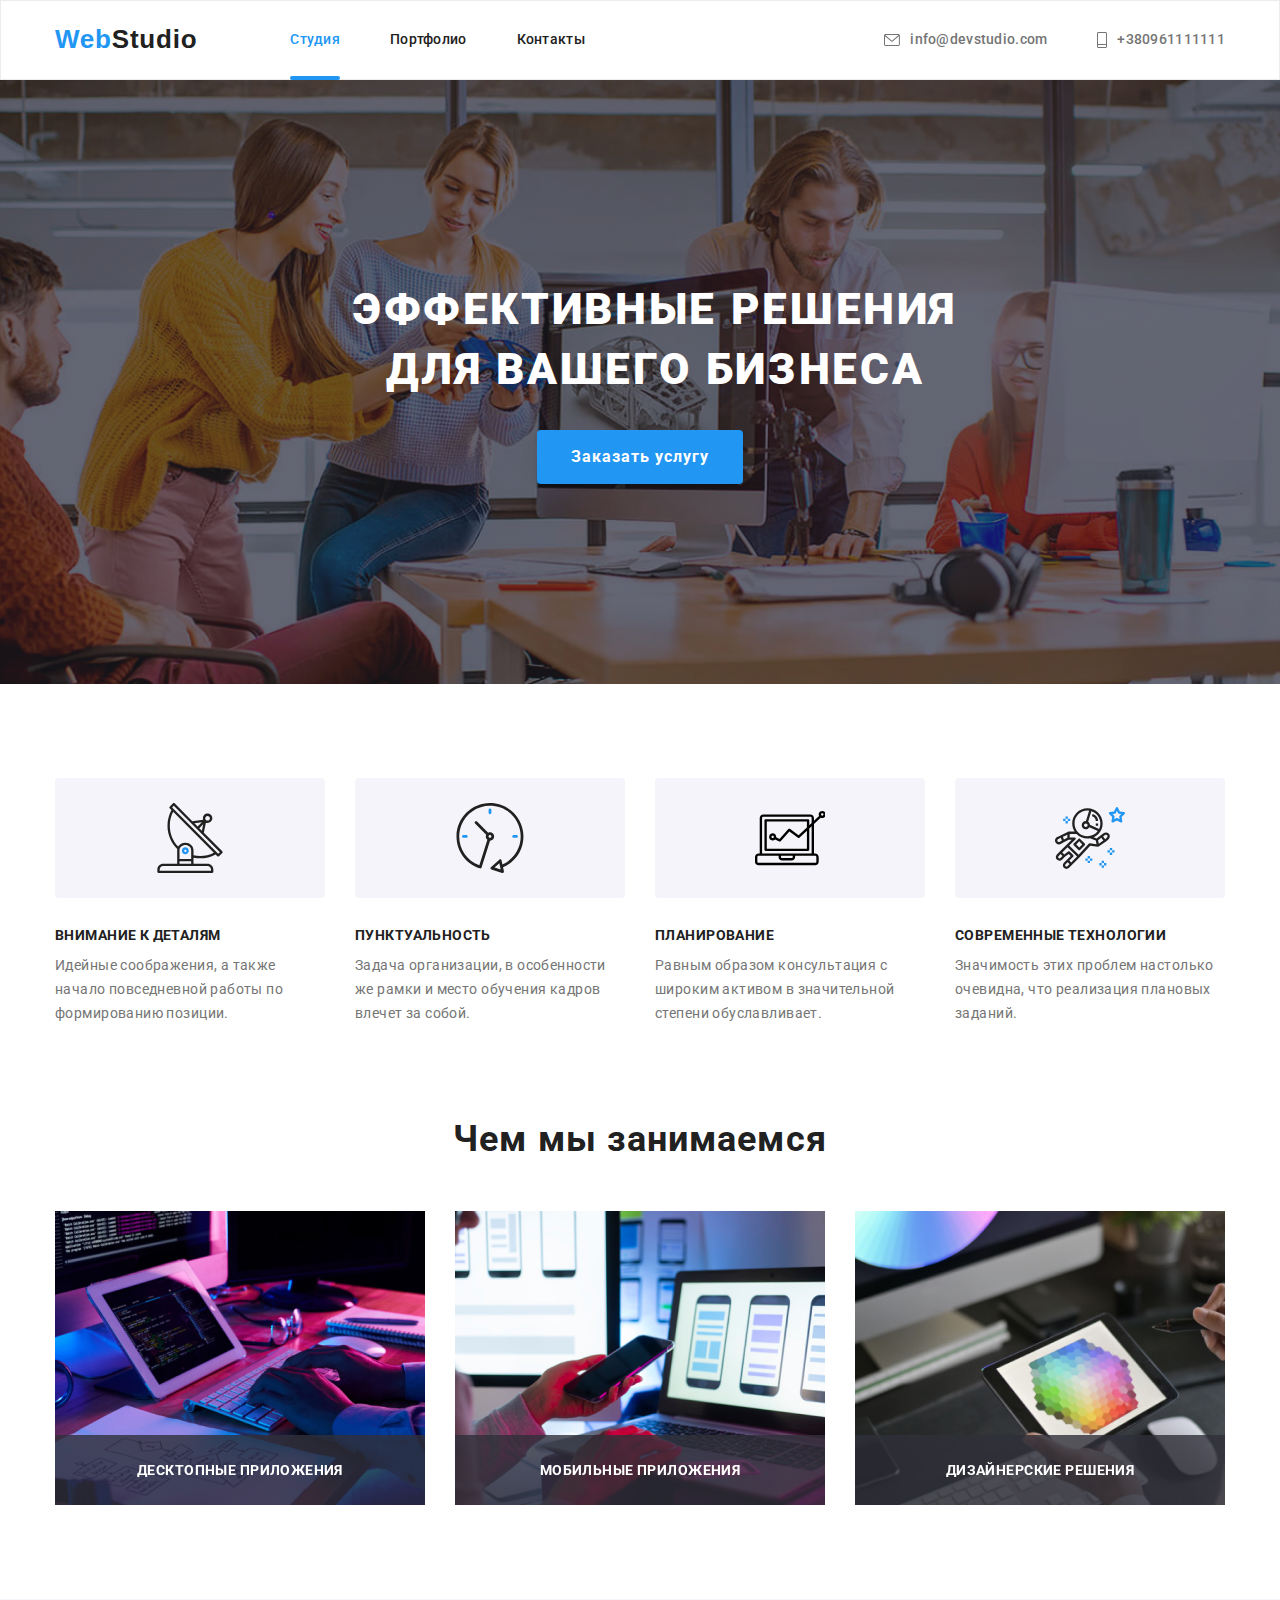
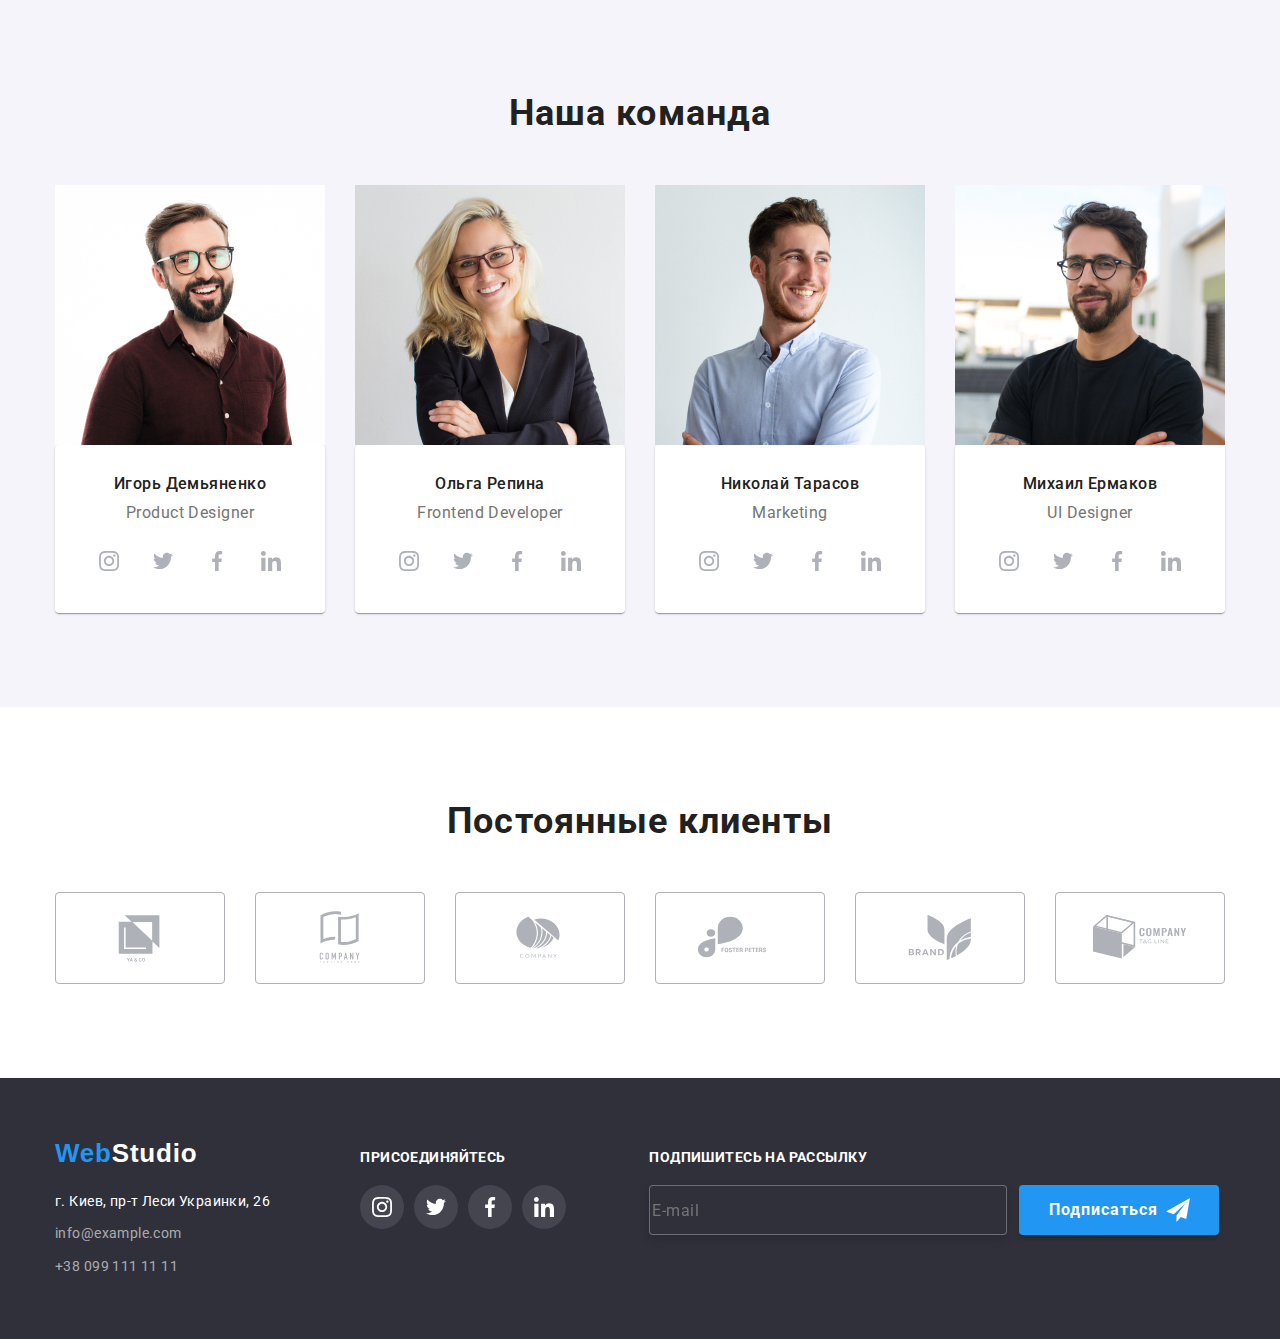
<file: index.html>
<!DOCTYPE html>
<html lang="en">

<head>
    <meta charset="utf-8">
    <meta name="viewport" content="width=device-width,initial-scale=1.0">
    <title>Студия</title>
    <link rel="stylesheet" href="https://cdnjs.cloudflare.com/ajax/libs/modern-normalize/1.1.0/modern-normalize.min.css">
    <link
        href="https://fonts.googleapis.com/css2?family=Raleway:wght@700&family=Roboto:wght@400;500;700;900&display=swap"
        rel="stylesheet">       
        <link rel="stylesheet" href="./css/style.css">
        <link rel="stylesheet " href="./css/main.min.css">
</head>

<body>
 
    <!--Шапка-->

   <header class="header">
    
    <div class="container header__container">
       
        <a href="./index.html" class="logo  ">Web<span class="logo-dark">Studio</span></a>
        <div class="mobile-menu">
            <button data-menu-button aria-expanded="true" type="button" class="mobile-menu__button">
                <svg class="mobile-icon" width="40" height="40">
                    <use class="icon-menu" href="./image/menu-defs.svg#icon-menu"></use>
                    <use class="icon-close" href="./image/menu-defs.svg#icon-close"></use>
                </svg>
            </button>
        </div>
       
    
            
                
                <div  data-menu class="mobile-container  ">
                                      
                    <ul class="nav">
                        <li class="nav__item"><a href="" class="nav__link nav__link_current">Студия</a> </li>
                        <li class="nav__item"><a href="./portfolio.html" class="nav__link">Портфолио</a> </li>
                        <li class="nav__item"><a href="" class="nav__link">Контакты</a></li>
                    </ul>
                    <ul class="add">
                        <li class="add__item">
                            <a class="add__link" href="mailto:info@devstudio.com">info@devstudio.com</a>
                        </li>
                        <li class="add__item ">
                            <a class="add__link add__link_style" href="tel:+380961111111">+380961111111</a>
                        </li>
                    </ul>
                   
                        <ul class="menu-network">
                            <li class="menu-network__item">
                                <a class="menu-network__link" href="">Instagram<span class="menu-network__line"></span></a>
                            </li>
                            <li class="menu-network__item">
                                <a class="menu-network__link" href="">Twitter<span class="menu-network__line"></span></a>
                            </li>
                            <li class="menu-network__item">
                                <a class="menu-network__link" href="">Facebook</a>
                            </li>
                            <li class="menu-network__item">
                                <a class="menu-network__link" href="">LinkedIn</a>
                            </li>
                        </ul>
                    
                   
                </div>
           
       
               
                <nav class="header-nav">
            <ul class="navigation ">
                <li class="navigation__item"><a href="" class="navigation__link navigation__link_current">Студия</a> </li>
                <li class="navigation__item"><a href="./portfolio.html" class="navigation__link">Портфолио</a> </li>
                <li class="navigation__item"><a href="" class="navigation__link">Контакты</a></li>
            </ul>
       
          
            <ul class="address">
                <li class="address__item">                                              
                <a class="address__link" href="mailto:info@devstudio.com" ><svg class="address__logo" width="16px" height="12px">
                        <use href="./image/symbol-defs.svg#icon-mail" ></use>
                    </svg>info@devstudio.com</a>
                </li>
                <li class="address__item ">                       
                <a class="address__link " href="tel:+380961111111" ><svg width="10px" height="16px" class="address__logo" >
                        <use href="./image/symbol-defs.svg#icon-phone" ></use>
                    </svg>+380961111111</a>
                </li>
                </ul>    
                </nav>
    </div>      
    </header>
<main>
    
    <!--Hero-->

    <section class=" hero">
        <div class="container  ">
            <h1 class="hero__title">эффективные решения <br> для вашего бизнеса</h1>
            <button data-modal-open type="button" class="button" >Заказать услугу</button>
            <div data-modal class="backdrop is-hidden" >
                <div class="modal">                   
                    
                    <button data-modal-close class="backdrop-button button__position">
                        <svg class="backdrop-button__cross">
                        <use href="image/icon-mod.svg#icon-cross"></use>
                        </svg>
                    </button>

                <form  class="modal-form">
                    <b class="modal-form__headline">Оставьте свои данные, мы вам перезвоним</b>
                    
                    <label class="modal-form__input-box">
                      Имя
                        <input type="text" minlength="2" maxlength="12" name="username" class="modal-form__input" autofocus required />
                        
                        <svg class="modal-form__icon">
                            <use href="./image/icon-mod.svg#icon-person-black"> </use>
                        </svg>
                    </label>
                    <label class="modal-form__input-box">
                        Телефон
                        <input type="tel" name="tel" class="modal-form__input" pattern="[0-9]{10}"  title=" " required/>
                        <svg class="modal-form__icon">
                            <use href="./image/icon-mod.svg#icon-phone-black"> </use>
                        </svg>
                    </label>
                    <label class="modal-form__input-box ">
                        Почта
                        <input type="email" name="email" class="modal-form__input" required/>
                        <svg class="modal-form__icon">
                            <use href="./image/icon-mod.svg#icon-email-black"> </use>
                        </svg>
                    </label>
                    <label class="modal-form__input-box ">
                       Комментарий
                        <textarea name="user-msg" class="modal-form__masage"  placeholder="Введите текст"></textarea>
                    </label>
                    
                        <input class=" modal-form__policy-checkbox" type="checkbox" id="check-policy"  />
                        
                        <label for="check-policy" class=" modal-form__policy-box">Cоголашаюсь с рассылкой и принимаю <a class="modal-form__checkbox-link" href="#">Условия договора</a></label>
                    <button class="modal-form__button-submit" type="submit">Отправить</button>
                </form>
                </div>
            </div>
        </div>                                                              
       
    </section>

<!-- WHY_US-->
    
    <section class=" section ">
        <div class="container">
            <h2 class="visually-hidden">Герой</h2>
                <ul class="advantage">

                    <li class="advantage__item "> 
                        <div class="advantage__icon-box">
                        <svg class="advantage__icon">
                            <use href="./image/symbol-defs.svg#icon-antenna"></use>
                        </svg>
                        </div>                                                               
                        <h3 class="advantage__title">внимание к деталям</h3>
                        <p class="advantage__text">Идейные соображения, а также начало повседневной работы по формированию
                            позиции.</p>
                    </li>
                    <li class="advantage__item ">
                        <div class="advantage__icon-box">
                        <svg class="advantage__icon">
                            <use href="./image/symbol-defs.svg#icon-clock"></use>
                        </svg>
                       </div>
                        <h3 class="advantage__title">пунктуальность</h3>
                        <p class="advantage__text">Задача организации, в особенности же рамки и место обучения кадров влечет за
                            собой.</p>
                                      
                    </li>
                    <li class="advantage__item ">
                       <div class="advantage__icon-box" >
                        <svg class="advantage__icon">
                            <use href="./image/symbol-defs.svg#icon-laptop"></use>
                        </svg>
                       </div>
                        <h3 class="advantage__title">планирование</h3>
                        <p class="advantage__text">Равным образом консультация с широким активом в значительной степени
                            обуславливает.</p>
                       
                        
                    </li>
                    <li class="advantage__item ">                        
                      <div class="advantage__icon-box">
                        <svg class="advantage__icon">
                            <use href="./image/symbol-defs.svg#icon-astronaut"></use>
                        </svg>
                      </div> 
                        <h3 class="advantage__title">современные технологии</h3>
                        <p class="advantage__text">Значимость этих проблем настолько очевидна, что реализация плановых заданий.                                             
                        </p>
                    </li>
                </ul>
            </div>                
    </section>

<!--ABOUT-US-->

    <section class="section section__indent">
            <div class="container">
                <h2 class="section__title">Чем мы занимаемся</h2>
                <ul class="about-us">
                    <li class="about-us__item">
                        <div class="about-us__img">
                            <picture>
                            <source media="(min-width:1200px)" srcset="./image/desktop/aboutus-1.jpg 1x, ./image/desktop/aboutus-1@2x.jpg 2x">
                                <img src="./image/desktop/aboutus-1.jpg" alt="планшет-и-клавиатура" />
                            </picture>
                                               
                        <div class="about-us__box">
                        <p class="about-us__text">десктопные приложения</p>
                        </div>
                    </div>                      
                    </li>
                    <li class="about-us__item">
                        <div class="about-us__img">
                            <picture>
                            <source media="(min-width:1200px)" srcset="./image/desktop/aboutus-2.jpg 1x, ./image/desktop/aboutus-2@2x.jpg 2x">
                                <img src="./image/desktop/aboutus-2.jpg" alt="ноутбук" />
                            </picture>
                        
                        <div class="about-us__box">
                            <p class="about-us__text">мобильные приложения</p>
                        </div>
                        </div>
                    </li>
                    <li class="about-us__item">
                    <div class="about-us__img">
                        <picture>
                        <source media="(min-width:1200px)" srcset="./image/desktop/aboutus-3.jpg 1x, ./image/desktop/aboutus-3@2x.jpg 2x">
                        <img src="./image/desktop/aboutus-3.jpg" alt="планшет-в-руке" />
                        </picture>
                    
                    <div class="about-us__box">
                        <p class="about-us__text">дизайнерские решения</p>
                    </div>
                    </div>                     
                    </li>
                </ul>
            </div>
               
    </section>

    <!--НАША КОМАНДА-->
    
    <section class=" section section__color">
        <div class="container">
            <h2 class="section__title">Наша команда</h2>
            <ul class="team">
                <li class="team__item">
                    <picture>
                        <source media="(min-width:1200px)" srcset="./image/desktop/igor-desk.jpg 1x, ./image/desktop/igor-desk2x.jpg 2x">
                        <source media="(min-width:768px)" srcset="./image/tablet/igor-tab.jpg 1x, ./image/tablet/igor-tab2x.jpg 2x">
                        <source media="(min-width:320px)" srcset="./image/mobile/igor-mob.jpg 1x, ./image/mobile/igor-mob2x.jpg 2x">
                    <img class="team__img" src="./image/desktop/igor-desk.jpg" alt="игорь-демьяненко" />
                    </picture>
                   
                    <div class="team__box">
                        <h3 class="team__title">Игорь Демьяненко</h3>
                        <p class="team__profession">Product Designer</p>
                        <div>
                            <ul class="network">
                                <li class="network__item">
                                    <a href="#" class="network__link">
                                        <svg width="20" height="20" class="network__ico network__ico_style">
                                            <use href="./image/symbol-defs.svg#icon-instagram" ></use>
                                        </svg>
                                    </a>
                                </li>
                                <li class="network__item">
                                    <a href="#" class="network__link">
                                        <svg width="20" height="20" class="network__ico network__ico_style">
                                            <use href="./image/symbol-defs.svg#icon-twitter" ></use>
                                        </svg>
                                    </a>
                                </li>
                                <li class="network__item">
                                    <a href="#" class="network__link">
                                        <svg width="20" height="20" class="network__ico network__ico_style">
                                            <use href="./image/symbol-defs.svg#icon-facebook" ></use>
                                        </svg>
                                    </a>
                                </li>
                                <li class="network__item">
                                    <a href="#" class="network__link">
                                        <svg width="20" height="20" class="network__ico network__ico_style">
                                            <use href="./image/symbol-defs.svg#icon-linkedin" ></use>
                                        </svg>
                                    </a>
                                </li>
    
                            </ul>
                        </div>
                    </div>
    
                </li>
                <li class="team__item">
                    <picture>
                    <source media="(min-width:1200px)" srcset="./image/desktop/olga-desk.jpg 1x, ./image/desktop/olga-desk2x.jpg 2x">
                    <source media="(min-width:768px)" srcset="./image/tablet/olga-tab.jpg 1x, ./image/tablet/olga-tab2x.jpg 2x">
                    <source media="(min-width:320px)" srcset="./image/mobile/olga-mob.jpg 1x, ./image/mobile/olga-mob2x.jpg 2x">
                    <img class="team__img" src="./image/desktop/olga-desk.jpg" alt="ольга-репина" />
                    </picture>

                   
                    <div class="team__box">
                        <h3 class="team__title">Ольга Репина</h3>
                        <p class="team__profession">Frontend Developer</p>
                        <div>
                            <ul class="network">
                                <li class="network__item">
                                    <a href="#" class="network__link">
                                        <svg width="20" height="20" class="network__ico network__ico_style">
                                            <use href="./image/symbol-defs.svg#icon-instagram" ></use>
                                        </svg>
                                    </a>
                                </li>
                                <li class="network__item">
                                    <a href="#" class="network__link">
                                        <svg class="network__ico network__ico_style">
                                            <use width="20" height="20" href="./image/symbol-defs.svg#icon-twitter" ></use>
                                        </svg>
                                    </a>
                                </li>
                                <li class="network__item">
                                    <a href="#" class="network__link">
                                        <svg class="network__ico network__ico_style">
                                            <use width="20" height="20" href="./image/symbol-defs.svg#icon-facebook" ></use>
                                        </svg>
                                    </a>
                                </li>
                                <li class="network__item">
                                    <a href="#" class="network__link">
                                        <svg width="20" height="20" class="network__ico network__ico_style">
                                            <use href="./image/symbol-defs.svg#icon-linkedin" ></use>
                                        </svg>
                                    </a>
                                </li>
    
                            </ul>
                        </div>
                    </div>
                </li>
                <li class="team__item">
                        <picture>
                        <source media="(min-width:1200px)" srcset="./image/desktop/nikola-desk.jpg 1x, ./image/desktop/nikola-desk2x.jpg 2x">
                        <source media="(min-width:768px)" srcset="./image/tablet/nikola-tab.jpg 1x, ./image/tablet/nikola-tab2x.jpg 2x">
                        <source media="(min-width:320px)" srcset="./image/mobile/nikola-mob.jpg 1x, ./image/mobile/nikola-mob2x.jpg 2x">
                            <img class="team__img" src="./image/desktop/nikola-desk.jpg" alt="николай-тарасов" />
                        </picture>
                    
                    <div class="team__box">
                        <h3 class="team__title">Николай Тарасов</h3>
                        <p class="team__profession"> Marketing</p>
                        <div>
                            <ul class="network">
                                <li class="network__item">
                                    <a href="#" class="network__link">
                                        <svg width="20" height="20" class="network__ico network__ico_style">
                                            <use href="./image/symbol-defs.svg#icon-instagram" ></use>
                                        </svg>
                                    </a>
                                </li>
                                <li class="network__item">
                                    <a href="#" class="network__link">
                                        <svg width="20" height="20" class="network__ico network__ico_style">
                                            <use href="./image/symbol-defs.svg#icon-twitter" ></use>
                                        </svg>
                                    </a>
                                </li>
                                <li class="network__item">
                                    <a href="#" class="network__link">
                                        <svg width="20" height="20" class="network__ico network__ico_style">
                                            <use href="./image/symbol-defs.svg#icon-facebook" ></use>
                                        </svg>
                                    </a>
                                </li>
                                <li class="network__item">
                                    <a href="#" class="network__link">
                                        <svg width="20" height="20" class="network__ico network__ico_style">
                                            <use href="./image/symbol-defs.svg#icon-linkedin" ></use>
                                        </svg>
                                    </a>
                                </li>
    
                            </ul>
                        </div>
                    </div>
    
                </li>
                <li class="team__item">
                        <picture>
                        <source media="(min-width:1200px)" srcset="./image/desktop/mihal-desk.jpg 1x, ./image/desktop/mihal-desk2x.jpg 2x">
                        <source media="(min-width:768px)" srcset="./image/tablet/mihal-tab.jpg 1x, ./image/tablet/mihal-tab2x.jpg 2x">
                        <source media="(min-width:320px)" srcset="./image/mobile/mihal-mob.jpg 1x, ./image/mobile/mihal-mob2x.jpg 2x">

                        <img class="team__img" src="./image/desktop/mihal-desk.jpg" alt="михаил-ермаков" />
                        </picture>
                    
                    <div class="team__box">
                        <h3 class="team__title">Михаил Ермаков</h3>
                        <p class="team__profession">UI Designer</p>
                        <div>
                            <ul class="network">
                                <li class="network__item">
                                    <a href="#" class="network__link">
                                        <svg width="20" height="20" class="network__ico network__ico_style">
                                            <use href="./image/symbol-defs.svg#icon-instagram" ></use>
                                        </svg>
                                    </a>
                                </li>
                                <li class="network__item">
                                    <a href="#" class="network__link">
                                        <svg width="20" height="20" class="network__ico network__ico_style">
                                            <use href="./image/symbol-defs.svg#icon-twitter" ></use>
                                        </svg>
                                    </a>
                                </li>
                                <li class="network__item">
                                    <a href="#" class="network__link">
                                        <svg width="20" height="20" class="network__ico network__ico_style">
                                            <use href="./image/symbol-defs.svg#icon-facebook" ></use>
                                        </svg>
                                    </a>
                                </li>
                                <li class="network__item">
                                    <a href="#" class="network__link">
                                        <svg width="20" height="20" class="network__ico network__ico_style">
                                            <use href="./image/symbol-defs.svg#icon-linkedin" ></use>
                                        </svg>
                                    </a>
                                </li>
    
                            </ul>
                        </div>
                    </div>
    
                </li>
            </ul>
    
        </div>
    </section>


 <!--ПОСТОЯННЫЕ КЛИЕНТЫ-->

    <section class="section">
        <div class="container">
            <h2 class="section__title">Постоянные клиенты</h2>
            <ul class="client">
                <li class="client__item">
                    <a href="#" class="client__link">
                    <svg width="106" height="60" class="client__logo">
                        <use href="./image/symbol-defs.svg#icon-yaco-1" ></use>
                    </svg>
                    </a>            
                </li>
                <li class="client__item">
                    <a href="" class="client__link">
                    <svg width="106" height="60" class="client__logo">
                        <use href="./image/symbol-defs.svg#icon-tagline-1" ></use>
                    </svg>
                    </a>                  
                </li>
                <li class="client__item">
                    <a href="#" class="client__link">
                    <svg width="106" height="60" class="client__logo">
                        <use href="./image/symbol-defs.svg#icon-company-1" ></use>
                    </svg>
                    </a>                    
                </li>             
                <li class="client__item">
                    <a href="#" class="client__link">
                    <svg width="106" height="60" class="client__logo">
                        <use href="./image/symbol-defs.svg#icon-foster-1" ></use>
                    </svg>
                    </a>                   
                </li>
                <li class="client__item">
                    <a href="#" class="client__link">
                    <svg width="106" height="60" class="client__logo">
                        <use href="./image/symbol-defs.svg#icon-brend-1" ></use>
                    </svg>
                    </a>               
                </li>
                <li class="client__item">
                    <a href="" class="client__link">
                    <svg width="106" height="60" class="client__logo">
                        <use href="./image/symbol-defs.svg#icon-tag-1" ></use>
                    </svg>
                    </a>               
                </li>
            </ul>
        </div>
    </section>
</main> 
    <!--............ФУТЕР...........-->

            <footer class="footer ">
                <div class="container footer__container footer__container_tablet">
                    <div class="tablet-container">
                        <div class="contact">
                            <a href="./index.html" class="logo ">Web<span class="logo__white">Studio</span>
                            </a>
                            <address>
                                <ul class="">
                                    <li class="contact__item">
                                        <a class="contact__link " target="blank"
                                            href="https://www.google.com.ua/maps/place/%D0%B1%D1%83%D0%BB.+%D0%9B%D0%B5%D1%81%D0%B8+%D0%A3%D0%BA%D1%80%D0%B0%D0%B8%D0%BD%D0%BA%D0%B8,+26,+%D0%9A%D0%B8%D0%B5%D0%B2,+02000/@50.4265841,30.5361971,17z/data=!3m1!4b1!4m5!3m4!1s0x40d4cf0e033ecbe9:0x57a4dffefec77da0!8m2!3d50.4265807!4d30.5383858?hl=ru">г.
                                            Киев, пр-т Леси Украинки, 26</a>
                                    </li>
                                    <li class="contact__item">
                                        <a class="contact__link contact__link_color"
                                            href="mailto:info@example.com">info@example.com</a>
                                    </li>
                                    <li class="contact__item">
                                        <a class="contact__link contact__link_color" href="tel:+38-099-111-11-11">+38 099 111 11
                                            11</a>
                                    </li>
                                </ul>
                            </address>
                        </div>
                        <div class="footer-block">
                            <h3 class="footer-block__text">присоединяйтесь</h3>
                            <div class="footer-box">
            
                                <ul class="network">
                                    <li class="network__item ">
                                        <a href="#" class="network__link network__link_style">
                                            <svg width="20" height="20" class="network__ico">
                                                <use href="./image/symbol-defs.svg#icon-instagram"></use>
                                            </svg>
                                        </a>
                                    </li>
                                    <li class="network__item">
                                        <a href="#" class="network__link network__link_style">
                                            <svg width="20" height="20" class="network__ico">
                                                <use href="./image/symbol-defs.svg#icon-twitter"></use>
                                            </svg>
                                        </a>
                                    </li>
                                    <li class="network__item">
                                        <a href="#" class="network__link network__link_style">
                                            <svg class="network__ico">
                                                <use width="20" height="20" href="./image/symbol-defs.svg#icon-facebook"></use>
                                            </svg>
                                        </a>
                                    </li>
                                    <li class="network__item">
                                        <a href="#" class="network__link network__link_style">
                                            <svg width="20" height="20" class="network__ico">
                                                <use href="./image/symbol-defs.svg#icon-linkedin"></use>
                                            </svg>
                                        </a>
                                    </li>
                                </ul>
                            </div>
                        </div>
                    </div>
            
            
                    <form class="application">
            
                        
                            <b class="application__text">подпишитесь на рассылку</b>
                            <span class="application__span">
                                <label>
                                <input class="application__input" type="email" name="email" autocomplete="email" placeholder="E-mail" />
                                </label>
                               
                                <label >
                                <button class="application__button-submit" type="submit">Подписаться<svg class="application__icon">
                                        <use href="image/icon-mod.svg#icon-icon-send"></use>
                                    </svg>
                                </button>
                                 </label>
                               
                            </span>
                      
            
                    </form>
                </div>
            
            </footer>
        <script src="./js/modal.js"></script>
        <script src="./js/mobile-menu.js"></script>
</body>

</html>
</file>
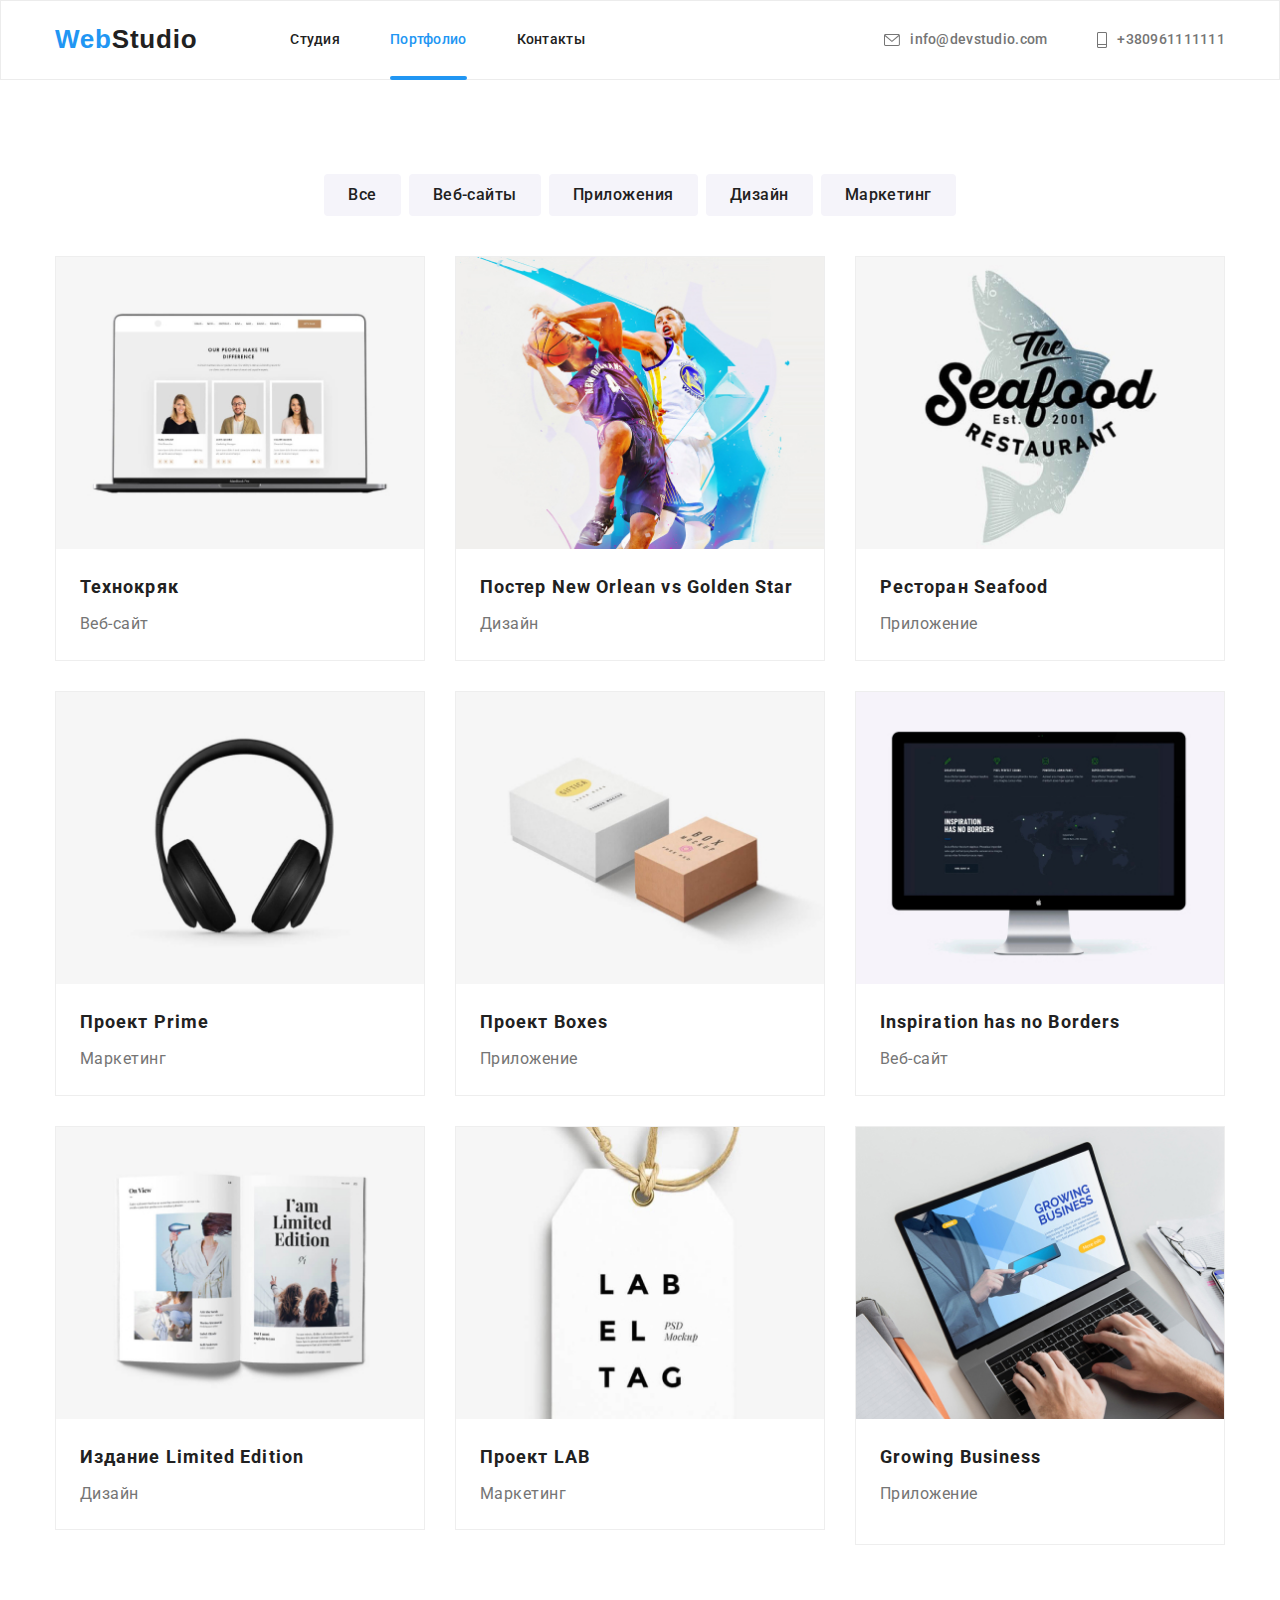
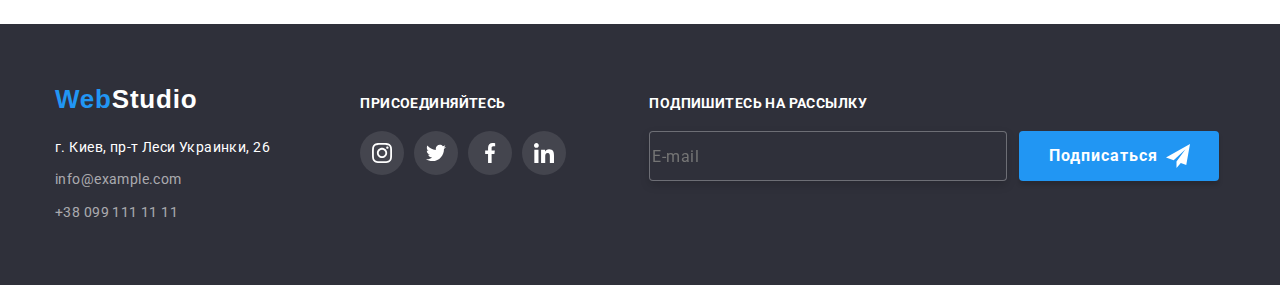
<file: portfolio.html>
<!DOCTYPE html>
<html lang="en">

<head>
    <meta charset="utf-8">
    <meta name="viewport" content="width=device-width,
     initial-scale=1.0">
    <title>Портфолио</title>
    <link rel="stylesheet" href="https://cdnjs.cloudflare.com/ajax/libs/modern-normalize/1.1.0/modern-normalize.min.css">
    <link               
        href="https://fonts.googleapis.com/css2?family=Raleway:wght@700&family=Roboto:wght@400;500;700;900&display=swap"
        rel="stylesheet">      
        <link rel="stylesheet" href="./css/style.css">
        <link rel="stylesheet " href="./css/main.min.css">

</head>

<body> 

    <!--Шапка сайта-->

<header class="header">

    <div class="container header__container">
       
            <a href="./index.html" class="logo  ">Web<span class="logo-dark">Studio</span></a>
            <div class="mobile-menu">
                <button data-menu-button aria-expanded="false" type="button" class="mobile-menu__button">
                    <svg width="40" height="40">
                        <use class="icon-menu" href="./image/menu-defs.svg#icon-menu"></use>
                        <use class="icon-close" href="./image/menu-defs.svg#icon-close"></use>
                    </svg>
                </button>
           
                <div data-menu class="mobile-container ">
            
                    <ul class="nav">
                        <li class="nav__item"><a href="./index.html" class="nav__link">Студия</a> </li>
                        <li class="nav__item"><a href="" class="nav__link nav__link_current">Портфолио</a> </li>
                        <li class="nav__item"><a href="" class="nav__link">Контакты</a></li>
                    </ul>
                    <ul class="add">
                        <li class="add__item">
                            <a class="add__link" href="mailto:info@devstudio.com">info@devstudio.com</a>
                        </li>
                        <li class="add__item ">
                            <a class="add__link add__link_style" href="tel:+380961111111">+380961111111</a>
                        </li>
                    </ul>
            
                    <ul class="menu-network">
                        <li class="menu-network__item">
                            <a class="menu-network__link" href="">Instagram<span class="menu-network__line"></span></a>
                        </li>
                        <li class="menu-network__item">
                            <a class="menu-network__link" href="">Twitter<span class="menu-network__line"></span></a>
                        </li>
                        <li class="menu-network__item">
                            <a class="menu-network__link" href="">Facebook</a>
                        </li>
                        <li class="menu-network__item">
                            <a class="menu-network__link" href="">LinkedIn</a>
                        </li>
                    </ul>
            
            
                </div>
            </div>

        
       


        <nav class="header-nav">
            <ul class="navigation ">
                <li class="navigation__item"><a href="./index.html" class="navigation__link ">Студия</a>
                </li>
                <li class="navigation__item"><a href="" class="navigation__link navigation__link_current">Портфолио</a> </li>
                <li class="navigation__item"><a href="" class="navigation__link">Контакты</a></li>
            </ul>


            <ul class="address">
                <li class="address__item">
                    <a class="address__link" href="mailto:info@devstudio.com"><svg class="address__logo" width="16px"
                            height="12px">
                            <use href="./image/symbol-defs.svg#icon-mail"></use>
                        </svg>info@devstudio.com</a>
                </li>
                <li class="address__item ">
                    <a class="address__link " href="tel:+380961111111"><svg width="10px" height="16px"
                            class="address__logo">
                            <use href="./image/symbol-defs.svg#icon-phone"></use>
                        </svg>+380961111111</a>
                </li>
            </ul>
        </nav>
    </div>
</header>
    <main>
        <section class="section">
            <div class="container">
                <h1 class="visually-hidden">Все-работы</h1>
                <ul class=" switch">
                    <li class="switch__item"><button type="button" class="switch__style">Все</button></li>
                    <li class="switch__item"><button type="button" class="switch__style">Веб-сайты</button></li>
                    <li class="switch__item"><button type="button" class="switch__style">Приложения</button></li>
                    <li class="switch__item"><button type="button" class="switch__style ">Дизайн</button></li>
                    <li class="switch__item"><button type="button" class="switch__style">Маркетинг</button></li>
                </ul>
            <ul class="card-list">
                <li class="card-item">
                    <a class="card-item__link" href="">
                        <div class="card-item__thumb">
                            <picture>
                            <source media="(min-width:1200px)" srcset="./image/desktop/tehno-desk.jpg 1x, ./image/desktop/tehno-desk2x.jpg 2x">
                            <source media="(min-width:768px)" srcset="./image/tablet/tehno-tab.jpg 1x, ./image/tablet/tehno-tab2x.jpg 2x">
                            <source media="(min-width:320px)" srcset="./image/mobile/tehno-mob.jpg 1x, ./image/mobile/tehno-mob2x.jpg 2x">
                            <img src="./image/desktop/tehno-desk.jpg" alt="Технокряк">
                            </picture>
                            
                            <div class="card-item__background-thumb">
                                <div class="card-item__background-box">
                                    <p class="card-item__text-thumb">Технокряк это современная площадка распространения
                                        коронавируса. Компании используют эту
                                        платформу для цифрового
                                        шпионажа и атак на защищённые сервера конкурентов.</p>
                                </div>
                            </div>
                        </div>
                        <div class="card-item__image-text  ">
                            <h2 class="card-item__title">Технокряк</h2>
                            <p class="card-item__text">Веб-сайт</p>
                        </div>
                    </a>
            
                </li>
                <li class="card-item">
                    <a class="card-item__link" href="">
                        <div class="card-item__thumb">
                            <picture>
                            <source media="(min-width:1200px)" srcset="./image/desktop/orlean-desk.jpg 1x, ./image/desktop/orlean-desk2x.jpg 2x">
                            <source media="(min-width:768px)" srcset="./image/tablet/orlean-tab.jpg 1x, ./image/tablet/orlean-tab2x.jpg 2x">
                            <source media="(min-width:320px)" srcset="./image/mobile/orlean-mob.jpg 1x, ./image/mobile/orlean-mob2x.jpg 2x">
                            <img src="./image/desktop/orlean-desk.jpg" alt="Постер New Orlean vs Golden Star" width="370">
                            </picture>
                            
                            <div class="card-item__background-thumb">
                                <div class="card-item__background-box">
                                    <p class="card-item__text-thumb">Технокряк это современная площадка распространения
                                        коронавируса. Компании используют
                                        эту
                                        платформу для цифрового
                                        шпионажа и атак на защищённые сервера конкурентов.</p>
                                </div>
                            </div>
                        </div>
                        <div class="card-item__image-text">
                            <h3 class="card-item__title">Постер New Orlean vs Golden Star</h3>
                            <p class="card-item__text">Дизайн</p>
                        </div>
                    </a>
                </li>
                <li class="card-item">
                    <a class="card-item__link" href="">
                        <div class="card-item__thumb">
                            <picture>
                            <source media="(min-width:1200px)" srcset="./image/desktop/seafood-desk.jpg 1x, ./image/desktop/seafood-desk2x.jpg 2x">
                            <source media="(min-width:768px)" srcset="./image/tablet/seafood-tab.jpg 1x, ./image/tablet/seafood-tab2x.jpg 2x">
                            <source media="(min-width:320px)" srcset="./image/mobile/seafood-mob.jpg 1x, ./image/mobile/seafood-mob2x.jpg 2x">
                            <img src="./image/desktop/seafood-desk.jpg" alt="Ресторан Seafood" width="370">
                            </picture>
                            
                            <div class="card-item__background-thumb">
                                <div class="card-item__background-box">
                                    <p class="card-item__text-thumb">Технокряк это современная площадка распространения
                                        коронавируса. Компании используют
                                        эту
                                        платформу для цифрового
                                        шпионажа и атак на защищённые сервера конкурентов.</p>
                                </div>
                            </div>
                        </div>
                        <div class="card-item__image-text">
                            <h2 class="card-item__title">Ресторан Seafood</h2>
                            <p class="card-item__text">Приложение</p>
                        </div>
                    </a>
            
                </li>
                <li class="card-item">
                    <a class="card-item__link" href="">
                        <div class="card-item__thumb">
                            <picture>
                            <source media="(min-width:1200px)" srcset="./image/desktop/prime-desk.jpg 1x, ./image/desktop/prime-desk2x.jpg 2x">
                            <source media="(min-width:768px)" srcset="./image/tablet/prime-tab.jpg 1x, ./image/tablet/prime-tab2x.jpg 2x">
                            <source media="(min-width:320px)" srcset="./image/mobile/prime-mob.jpg 1x, ./image/mobile/prime-mob2x.jpg 2x">
                            <img src="./image/desktop/prime-desk.jpg" alt="Проект Prime" width="370">
                            </picture>                   
                            <div class="card-item__background-thumb">
                                <div class="card-item__background-box">
                                    <p class="card-item__text-thumb">Технокряк это современная площадка распространения
                                        коронавируса. Компании используют
                                        эту
                                        платформу для цифрового
                                        шпионажа и атак на защищённые сервера конкурентов.</p>
                                </div>
                            </div>
                        </div>
                        <div class="card-item__image-text">
                            <h2 class="card-item__title">Проект Prime</h2>
                            <p class="card-item__text">Маркетинг</p>
                        </div>
                    </a>
                </li>
                <li class="card-item">
                    <a class="card-item__link" href="">
                        <div class="card-item__thumb">
                            <picture>
                                <source media="(min-width:1200px)" srcset="./image/desktop/boxes-desk.jpg 1x, ./image/desktop/boxes-desk2x.jpg 2x">
                                <source media="(min-width:768px)" srcset="./image/tablet/boxes-tab.jpg 1x, ./image/tablet/boxes-tab2x.jpg 2x">
                                <source media="(min-width:320px)" srcset="./image/mobile/boxes-mob.jpg 1x, ./image/mobile/boxes-mob2x.jpg 2x">
                                <img src="./image/desktop/boxes-desk.jpg" alt="Проект Boxes" width="370">
                            </picture>
                            
                            <div class="card-item__background-thumb">
                                <div class="card-item__background-box">
                                    <p class="card-item__text-thumb">Технокряк это современная площадка распространения
                                        коронавируса. Компании используют
                                        эту
                                        платформу для цифрового
                                        шпионажа и атак на защищённые сервера конкурентов.</p>
                                </div>
                            </div>
                        </div>
                        <div class="card-item__image-text">
                            <h2 class="card-item__title">Проект Boxes</h2>
                            <p class="card-item__text">Приложение</p>
                        </div>
                    </a>
                </li>
                <li class="card-item">
                    <a class="card-item__link" href="">
                        <div class="card-item__thumb">
                            <picture>
                                <source media="(min-width:1200px)" srcset="./image/desktop/inspiration-desk.jpg 1x, ./image/desktop/inspiration-desk2x.jpg 2x">
                                <source media="(min-width:768px)" srcset="./image/tablet/inspiration-tab.jpg 1x, ./image/tablet/inspiration-tab2x.jpg 2x">
                                <source media="(min-width:320px)" srcset="./image/mobile/inspiration-mob.jpg 1x, ./image/mobile/inspiration-mob2x.jpg 2x">
                                <img src="./image/grafic.jpg" alt="Inspiration has no Borders" width="370">
                            </picture>
                           
                            <div class="card-item__background-thumb">
                                <div class="card-item__background-box">
                                    <p class="card-item__text-thumb">Технокряк это современная площадка распространения
                                        коронавируса. Компании используют
                                        эту
                                        платформу для цифрового
                                        шпионажа и атак на защищённые сервера конкурентов.</p>
                                </div>
                            </div>
                        </div>
                        <div class="card-item__image-text">
                            <h2 class="card-item__title">Inspiration has no Borders</h2>
                            <p class="card-item__text">Веб-сайт</p>
                        </div>
                    </a>
                </li>
                <li class="card-item">
                    <a class="card-item__link" href="">
                        <div class="card-item__thumb">
                            <picture>
                            <source media="(min-width:1200px)" srcset="./image/desktop/limited-desk.jpg 1x, ./image/desktop/limited-desk2x.jpg 2x">
                            <source media="(min-width:768px)" srcset="./image/tablet/limited-tab.jpg 1x, ./image/tablet/limited-tab2x.jpg 2x">
                            <source media="(min-width:320px)" srcset="./image/mobile/limited-mob.jpg 1x, ./image/mobile/limited-mob2x.jpg 2x">
                            <img src="./image/desktop/limited-desk.jpg" alt="Издание Limited Edition" width="370">
                            </picture>
                            
                            <div class="card-item__background-thumb">
                                <div class="card-item__background-box">
                                    <p class="card-item__text-thumb">Технокряк это современная площадка распространения
                                        коронавируса. Компании используют
                                        эту
                                        платформу для цифрового
                                        шпионажа и атак на защищённые сервера конкурентов.</p>
                                </div>
                            </div>
                        </div>
                        <div class="card-item__image-text">
                            <h2 class="card-item__title">Издание Limited Edition</h2>
                            <p class="card-item__text">Дизайн</p>
                        </div>
                    </a>
                </li>
                <li class="card-item">
                    <a class="card-item__link" href="">
                        <div class="card-item__thumb">
                            <picture>
                                <source media="(min-width:1200px)" srcset="./image/desktop/lab-desk.jpg 1x, ./image/desktop/lab-desk2x.jpg 2x">
                                <source media="(min-width:768px)" srcset="./image/tablet/lab-tab.jpg 1x, ./image/tablet/lab-tab2x.jpg 2x">
                                <source media="(min-width:320px)" srcset="./image/mobile/lab-mob.jpg 1x, ./image/mobile/lab-mob2x.jpg 2x">
                                <img src="./image/desktop/lab-desk.jpg" alt="Проект LAB" width="370">
                            </picture>
                            
                            <div class="card-item__background-thumb">
                                <div class="card-item__background-box">
                                    <p class="card-item__text-thumb">Технокряк это современная площадка распространения
                                        коронавируса. Компании используют
                                        эту
                                        платформу для цифрового
                                        шпионажа и атак на защищённые сервера конкурентов.</p>
                                </div>
                            </div>
                        </div>
                        <div class="card-item__image-text">
                            <h2 class="card-item__title">Проект LAB</h2>
                            <p class="card-item__text">Маркетинг</p>
                        </div>
                    </a>
                </li>
                <li class="card-item">
                    <a class="card-item__link" href="">
                        <div class="card-item__thumb">
                            <picture>
                                <source media="(min-width:1200px)" srcset="./image/desktop/busines-desk.jpg 1x, ./image/desktop/busines-desk2x.jpg 2x">
                                <source media="(min-width:768px)" srcset="./image/tablet/busines-tab.jpg 1x, ./image/tablet/busines-tab2x.jpg 2x">
                                <source media="(min-width:320px)" srcset="./image/mobile/busines-mob.jpg 1x, ./image/mobile/busines-mob2x.jpg 2x">
                                <img src="./image/desktop/busines-desk.jpg" alt="Growing Business" width="370">
                            </picture>
                            
                            <div class="card-item__background-thumb">
                                <div class="card-item__background-box">
                                    <p class="card-item__text-thumb">Технокряк это современная площадка распространения
                                        коронавируса. Компании используют
                                        эту
                                        платформу для цифрового
                                        шпионажа и атак на защищённые сервера конкурентов.</p>
                                </div>
                            </div>
                        </div>
                        <div class="card-item__image-text">
                            <h2 class="card-item__title">Growing Business</h2>
                            <p class="card-item__text">Приложение</p>
                        </div>
                    </a>
            
                </li>
            </ul>
            </div>
            
            </section>

    </main>
        <footer class="footer ">
            <div class="container footer__container footer__container_tablet">
                <div class="tablet-container">
<div class="contact">
    <a href="./index.html" class="logo ">Web<span class="logo__white">Studio</span>
    </a>
    <address>
        <ul class="">
            <li class="contact__item">
                <a class="contact__link " target="blank"
                    href="https://www.google.com.ua/maps/place/%D0%B1%D1%83%D0%BB.+%D0%9B%D0%B5%D1%81%D0%B8+%D0%A3%D0%BA%D1%80%D0%B0%D0%B8%D0%BD%D0%BA%D0%B8,+26,+%D0%9A%D0%B8%D0%B5%D0%B2,+02000/@50.4265841,30.5361971,17z/data=!3m1!4b1!4m5!3m4!1s0x40d4cf0e033ecbe9:0x57a4dffefec77da0!8m2!3d50.4265807!4d30.5383858?hl=ru">г.
                    Киев, пр-т Леси Украинки, 26</a>
            </li>
            <li class="contact__item">
                <a class="contact__link contact__link_color" href="mailto:info@example.com">info@example.com</a>
            </li>
            <li class="contact__item">
                <a class="contact__link contact__link_color" href="tel:+38-099-111-11-11">+38 099 111 11 11</a>
            </li>
        </ul>
    </address>
</div>
<div class="footer-block">
    <h3 class="footer-block__text">присоединяйтесь</h3>
    <div class="footer-box">

        <ul class="network">
            <li class="network__item ">
                <a href="#" class="network__link network__link_style">
                    <svg width="20" height="20" class="network__ico">
                        <use href="./image/symbol-defs.svg#icon-instagram"></use>
                    </svg>
                </a>
            </li>
            <li class="network__item">
                <a href="#" class="network__link network__link_style">
                    <svg width="20" height="20" class="network__ico">
                        <use href="./image/symbol-defs.svg#icon-twitter"></use>
                    </svg>
                </a>
            </li>
            <li class="network__item">
                <a href="#" class="network__link network__link_style">
                    <svg class="network__ico">
                        <use width="20" height="20" href="./image/symbol-defs.svg#icon-facebook"></use>
                    </svg>
                </a>
            </li>
            <li class="network__item">
                <a href="#" class="network__link network__link_style">
                    <svg width="20" height="20" class="network__ico">
                        <use href="./image/symbol-defs.svg#icon-linkedin"></use>
                    </svg>
                </a>
            </li>
        </ul>
    </div>
</div>
                </div>
              
        
                <form class="application">
        
                    
                        <b class="application__text">подпишитесь на рассылку</b>
                        <span class="application__span">
                            <label>
                            <input class="application__input" type="email" name="email" autocomplete="email" placeholder="E-mail" />
                            </label>
                            
                          <label>
                        <button class="application__button-submit" type="submit">Подписаться<svg class="application__icon">
                                <use href="image/icon-mod.svg#icon-icon-send"></use>
                            </svg>
                        </button>
                          </label>
                            
                        </span>
                  
        
                </form>
            </div>
        
        </footer>
        <script src="./js/mobile-menu.js"></script>
</body>

</html>
</file>
<file: css/style.css>

</file>
<file: css/main.min.css>
:root{--primary-text-color: #757575;--title-text-color:#212121;--accent-color:#2196F3;--primary-white-color:#ffffff;--card-set-gap: 20px;--card-shadow: 0px 2px 1px -1px rgba(0, 0, 0, 0.2),
    0px 1px 1px 0px rgba(0, 0, 0, 0.14), 0px 1px 3px 0px rgba(0, 0, 0, 0.12)}html{-webkit-box-sizing:border-box;box-sizing:border-box}*,*::before,*::after{-webkit-box-sizing:inherit;box-sizing:inherit}body{margin:0px;color:var(--title-text-color);font-family:"Roboto", sans-serif;font-size:14px;line-height:1.67}h1,h2,h3,h4,h5,h6,p{margin:0}ul{padding:0px;margin:0px;list-style:none}img{display:block;width:100%;height:auto}@media screen and (max-width: 767px){.section{padding:60px 0}}@media screen and (min-width: 768px){.section{padding:60px 0}}@media screen and (min-width: 1280px){.section{padding:94px 0}}.container{padding-left:15px;padding-right:15px;margin-left:auto;margin-right:auto}@media screen and (max-width: 767px){.container{max-width:480px}}@media screen and (min-width: 768px){.container{width:768px}}@media screen and (min-width: 1280px){.container{width:1200px}}.section__title{font-weight:700;font-size:36px;line-height:1.16;text-align:center;letter-spacing:0.03em}@media screen and (min-width: 320px){.section__title{margin-bottom:30px}}@media screen and (min-width: 768px){.section__title{margin-bottom:30px}}@media screen and (min-width: 1280px){.section__title{margin-bottom:50px}}.header{position:relative;border:1px solid;border-color:#ECECEC}@media screen and (max-width: 767px){.header{margin-left:auto;margin-right:auto;display:-webkit-box;display:-webkit-flex;display:-ms-flexbox;display:flex;height:60px;-webkit-box-align:center;-webkit-align-items:center;-ms-flex-align:center;align-items:center}}@media screen and (min-width: 768px){.header{height:80px;display:-webkit-box;display:-webkit-flex;display:-ms-flexbox;display:flex;-webkit-box-align:center;-webkit-align-items:center;-ms-flex-align:center;align-items:center}}@media screen and (min-width: 1280px){.header{height:80px;display:-webkit-box;display:-webkit-flex;display:-ms-flexbox;display:flex;-webkit-box-align:center;-webkit-align-items:center;-ms-flex-align:center;align-items:center;-webkit-box-pack:center;-webkit-justify-content:center;-ms-flex-pack:center;justify-content:center}}.header__container{display:-webkit-box;display:-webkit-flex;display:-ms-flexbox;display:flex}@media screen and (max-width: 767px){.header__container{position:relative;display:-webkit-box;display:-webkit-flex;display:-ms-flexbox;display:flex;width:480px}}@media screen and (min-width: 768px){.header__container{-webkit-box-align:center;-webkit-align-items:center;-ms-flex-align:center;align-items:center;display:-webkit-box;display:-webkit-flex;display:-ms-flexbox;display:flex}}@media screen and (min-width: 1280px){.header__container{margin-left:auto;display:-webkit-box;display:-webkit-flex;display:-ms-flexbox;display:flex;-webkit-box-orient:horizontal;-webkit-box-direction:normal;-webkit-flex-direction:row;-ms-flex-direction:row;flex-direction:row}}.header__container .header-mob{max-width:480px}.mobile-container{height:100%;width:100%;background-color:white;position:absolute;left:0%;top:0%;display:none;padding:48px 30px;position:fixed;z-index:3;-webkit-transition-property:background-color;-o-transition-property:background-color;transition-property:background-color;-webkit-transition-duration:250ms;-o-transition-duration:250ms;transition-duration:250ms;-webkit-transition-timing-function:cubic-bezier(0.4, 0, 0.2, 1);-o-transition-timing-function:cubic-bezier(0.4, 0, 0.2, 1);transition-timing-function:cubic-bezier(0.4, 0, 0.2, 1)}.is-open{display:block}.is-open .icon-menu{display:block}.is-open .icon-close{display:block}.icon-close{display:none}.is-open .icon-menu{display:none}.mobile-menu__button{position:absolute;top:-4px;right:15px;padding:0px;border:0px;background-color:rgba(255,255,255,0.1);z-index:20;-webkit-transition-property:-webkit-transition;transition-property:-webkit-transition;-o-transition-property:-o-transition;transition-property:transition;transition-property:transition, -webkit-transition, -o-transition;-webkit-transition-duration:250ms;-o-transition-duration:250ms;transition-duration:250ms;-webkit-transition-timing-function:cubic-bezier(0.4, 0, 0.2, 1);-o-transition-timing-function:cubic-bezier(0.4, 0, 0.2, 1);transition-timing-function:cubic-bezier(0.4, 0, 0.2, 1)}.icon-menu{z-index:20}.mobile-menu__button:focus svg,.mobile-menu__button:hover svg{fill:var(--accent-color)}.nav{display:-webkit-box;display:-webkit-flex;display:-ms-flexbox;display:flex;-webkit-box-orient:vertical;-webkit-box-direction:normal;-webkit-flex-direction:column;-ms-flex-direction:column;flex-direction:column;-webkit-box-align:start;-webkit-align-items:flex-start;-ms-flex-align:start;align-items:flex-start}.nav__item{font-weight:500;font-size:40px;line-height:47px;text-align:center;letter-spacing:0.02em;margin-bottom:35px;-webkit-transition-property:color;-o-transition-property:color;transition-property:color;-webkit-transition-duration:250ms;-o-transition-duration:250ms;transition-duration:250ms;-webkit-transition-timing-function:cubic-bezier(0.4, 0, 0.2, 1);-o-transition-timing-function:cubic-bezier(0.4, 0, 0.2, 1);transition-timing-function:cubic-bezier(0.4, 0, 0.2, 1)}.nav__link{text-decoration:none;color:#212121}.nav__link:hover,.nav__link:focus{color:var(--accent-color)}.nav__link_current{text-decoration:none;color:var(--accent-color)}.add{margin-top:100px;position:absolute;left:30px;bottom:100px}.add__item{font-weight:500;font-size:34px;line-height:40px;letter-spacing:0.02em;margin-bottom:32px}.add__link{text-decoration:none;color:#2196F3;-webkit-transition-property:color;-o-transition-property:color;transition-property:color;-webkit-transition-duration:250ms;-o-transition-duration:250ms;transition-duration:250ms;-webkit-transition-timing-function:cubic-bezier(0.4, 0, 0.2, 1);-o-transition-timing-function:cubic-bezier(0.4, 0, 0.2, 1);transition-timing-function:cubic-bezier(0.4, 0, 0.2, 1)}.add__link_style{font-weight:500;font-size:24px;line-height:28px;letter-spacing:0.02em;color:#757575}.header-nav{display:-webkit-box;display:-webkit-flex;display:-ms-flexbox;display:flex;width:100%}@media screen and (max-width: 767px){.header-nav{display:none;-webkit-box-orient:vertical;-webkit-box-direction:normal;-webkit-flex-direction:column;-ms-flex-direction:column;flex-direction:column}}@media screen and (min-width: 768px){.header-nav{-webkit-box-align:center;-webkit-align-items:center;-ms-flex-align:center;align-items:center;-webkit-box-pack:baseline;-webkit-justify-content:baseline;-ms-flex-pack:baseline;justify-content:baseline}}@media screen and (min-width: 1280px){.header-nav{-webkit-box-orient:horizontal;-webkit-box-direction:normal;-webkit-flex-direction:row;-ms-flex-direction:row;flex-direction:row;-webkit-box-align:center;-webkit-align-items:center;-ms-flex-align:center;align-items:center}}.logo{font-family:"Ralewey",sans-serif;font-weight:700;font-size:26px;line-height:1.2;text-decoration:none;letter-spacing:0.03em;margin-right:93px;display:block;color:#2196F3}@media screen and (max-width: 767px){.logo{margin-right:0px;display:-webkit-box;display:-webkit-flex;display:-ms-flexbox;display:flex;-webkit-box-align:center;-webkit-align-items:center;-ms-flex-align:center;align-items:center;-webkit-box-pack:start;-webkit-justify-content:flex-start;-ms-flex-pack:start;justify-content:flex-start}}@media screen and (min-width: 768px){.logo{display:-webkit-box;display:-webkit-flex;display:-ms-flexbox;display:flex;-webkit-box-align:center;-webkit-align-items:center;-ms-flex-align:center;align-items:center;margin-right:75px}}@media screen and (min-width: 1280px){.logo{margin-right:93px}}.logo-dark{color:var(--title-text-color)}@media screen and (max-width: 767px){.mobile-menu{margin-left:auto}}@media screen and (min-width: 768px){.mobile-menu{display:none}}@media screen and (max-width: 767px){.heder-mobile{display:-webkit-box;display:-webkit-flex;display:-ms-flexbox;display:flex}}.navigation{display:-webkit-box;display:-webkit-flex;display:-ms-flexbox;display:flex;font-weight:500;line-height:1.14;text-decoration:none;letter-spacing:0.02em;color:var(--title-text-color)}.navigation .navigation__item{font-weight:500;line-height:1.14;text-decoration:none;letter-spacing:0.02em;color:var(--title-text-color);margin-right:50px}.navigation__item:last-child{margin-right:0px;padding-right:0px}.navigation .navigation__link{font-weight:500;line-height:1.14;letter-spacing:0.02em;color:var(--title-text-color);text-decoration:none;-webkit-transition-property:color;-o-transition-property:color;transition-property:color;-webkit-transition-duration:250ms;-o-transition-duration:250ms;transition-duration:250ms;-webkit-transition-timing-function:cubic-bezier(0.4, 0, 0.2, 1);-o-transition-timing-function:cubic-bezier(0.4, 0, 0.2, 1);transition-timing-function:cubic-bezier(0.4, 0, 0.2, 1)}.navigation__link:hover,.navigation__link:focus{color:var(--accent-color)}.navigation__link:active{color:teal}.navigation .navigation__link_current{text-decoration:none;font-weight:500;line-height:1.14;letter-spacing:0.02em;color:var(--accent-color);position:relative}.navigation__link_current::before{content:"";position:absolute;width:100%;height:4px;background-color:currentColor;bottom:-33px;-webkit-border-radius:2px;border-radius:2px}.address{display:-webkit-box;display:-webkit-flex;display:-ms-flexbox;display:flex;-webkit-box-pack:end;-webkit-justify-content:flex-end;-ms-flex-pack:end;justify-content:flex-end;margin-left:auto;padding-left:10px}@media screen and (min-width: 768px){.address{-webkit-box-orient:vertical;-webkit-box-direction:normal;-webkit-flex-direction:column;-ms-flex-direction:column;flex-direction:column}}@media screen and (min-width: 1280px){.address{-webkit-box-orient:horizontal;-webkit-box-direction:normal;-webkit-flex-direction:row;-ms-flex-direction:row;flex-direction:row;margin-top:0px;-webkit-box-align:center;-webkit-align-items:center;-ms-flex-align:center;align-items:center}}.address .address__item{margin-right:50px}@media screen and (min-width: 768px){.address .address__item{margin-right:0px;margin-bottom:10px}}@media screen and (min-width: 1280px){.address .address__item{margin-right:50px;margin-bottom:0px}}.address__item:last-child{margin-right:0px}.address .address__link{display:-webkit-box;display:-webkit-flex;display:-ms-flexbox;display:flex;color:#757575;font-weight:500;line-height:1.14;letter-spacing:0.02em;-webkit-box-align:center;-webkit-align-items:center;-ms-flex-align:center;align-items:center;text-decoration:none;-webkit-transition-property:color;-o-transition-property:color;transition-property:color;-webkit-transition-duration:250ms;-o-transition-duration:250ms;transition-duration:250ms;-webkit-transition-timing-function:cubic-bezier(0.4, 0, 0.2, 1);-o-transition-timing-function:cubic-bezier(0.4, 0, 0.2, 1);transition-timing-function:cubic-bezier(0.4, 0, 0.2, 1)}.address__link:hover,.address__link:focus{color:var(--accent-color)}.address__link:hover svg,.address__link:focus svg{fill:var(--accent-color)}.address__link:active{color:teal}.address__link:active svg{fill:teal}.address .address__logo{fill:#757575;margin-right:10px;-webkit-transition-property:fill;-o-transition-property:fill;transition-property:fill;-webkit-transition-duration:250ms;-o-transition-duration:250ms;transition-duration:250ms;-webkit-transition-timing-function:cubic-bezier(0.4, 0, 0.2, 1);-o-transition-timing-function:cubic-bezier(0.4, 0, 0.2, 1);transition-timing-function:cubic-bezier(0.4, 0, 0.2, 1)}.menu-network{display:-webkit-box;display:-webkit-flex;display:-ms-flexbox;display:flex;-webkit-box-orient:horizontal;-webkit-box-direction:normal;-webkit-flex-direction:row;-ms-flex-direction:row;flex-direction:row;position:absolute;left:30px;bottom:43px;-webkit-flex-wrap:wrap;-ms-flex-wrap:wrap;flex-wrap:wrap}.menu-network__link{font-weight:500;font-size:18px;line-height:22px;letter-spacing:0.02em;color:#2196F3;text-decoration:none;margin-right:10px;margin-bottom:10px;display:inline-block}.menu-network__line{width:22px;height:0px;left:135px;top:726px;margin-left:10px;border:1px solid rgba(33,33,33,0.2);-webkit-transform:rotate(90deg);-ms-transform:rotate(90deg);transform:rotate(90deg)}.hero{background:#2F303A;padding:118px 0;text-align:center;background-image:-webkit-gradient(linear, left top, right top, from(rgba(47,48,58,0.4)), to(rgba(47,48,58,0.4))),url(../image/hero-mob.jpg);background-image:-webkit-linear-gradient(left, rgba(47,48,58,0.4), rgba(47,48,58,0.4)),url(../image/hero-mob.jpg);background-image:-o-linear-gradient(left, rgba(47,48,58,0.4), rgba(47,48,58,0.4)),url(../image/hero-mob.jpg);background-image:linear-gradient(to right, rgba(47,48,58,0.4), rgba(47,48,58,0.4)),url(../image/hero-mob.jpg);background-repeat:no-repeat;background-position:center;-webkit-background-size:cover;background-size:cover;margin-right:auto;margin-left:auto}@media screen and (min-device-pixel-ratio: 2), (-webkit-min-device-pixel-ratio: 2), (-o-min-device-pixel-ratio: 2/1), (min-resolution: 192dpi), (min-resolution: 2dppx){.hero{background-image:-webkit-gradient(linear, left top, left bottom, from(rgba(47,48,58,0.4)), to(rgba(47,48,58,0.4))),url("../image/hero-mobx2.jpg");background-image:-webkit-linear-gradient(rgba(47,48,58,0.4), rgba(47,48,58,0.4)),url("../image/hero-mobx2.jpg");background-image:-o-linear-gradient(rgba(47,48,58,0.4), rgba(47,48,58,0.4)),url("../image/hero-mobx2.jpg");background-image:linear-gradient(rgba(47,48,58,0.4), rgba(47,48,58,0.4)),url("../image/hero-mobx2.jpg")}}@media screen and (min-width: 768px){.hero{background-image:-webkit-gradient(linear, left top, left bottom, from(rgba(47,48,58,0.4)), to(rgba(47,48,58,0.4))),url("../image/tablet/hero-tabl.jpg");background-image:-webkit-linear-gradient(rgba(47,48,58,0.4), rgba(47,48,58,0.4)),url("../image/tablet/hero-tabl.jpg");background-image:-o-linear-gradient(rgba(47,48,58,0.4), rgba(47,48,58,0.4)),url("../image/tablet/hero-tabl.jpg");background-image:linear-gradient(rgba(47,48,58,0.4), rgba(47,48,58,0.4)),url("../image/tablet/hero-tabl.jpg")}}@media screen and (min-width: 768px) and (min-device-pixel-ratio: 2), screen and (min-width: 768px) and (-webkit-min-device-pixel-ratio: 2), screen and (min-width: 768px) and (-o-min-device-pixel-ratio: 2/1), screen and (min-width: 768px) and (min-resolution: 192dpi), screen and (min-width: 768px) and (min-resolution: 2dppx){.hero{background-image:-webkit-gradient(linear, left top, left bottom, from(rgba(47,48,58,0.4)), to(rgba(47,48,58,0.4))),url("../image/tablet/hero-tablx2.jpg");background-image:-webkit-linear-gradient(rgba(47,48,58,0.4), rgba(47,48,58,0.4)),url("../image/tablet/hero-tablx2.jpg");background-image:-o-linear-gradient(rgba(47,48,58,0.4), rgba(47,48,58,0.4)),url("../image/tablet/hero-tablx2.jpg");background-image:linear-gradient(rgba(47,48,58,0.4), rgba(47,48,58,0.4)),url("../image/tablet/hero-tablx2.jpg")}}@media screen and (min-width: 1280px){.hero{background-image:-webkit-gradient(linear, left top, left bottom, from(rgba(47,48,58,0.4)), to(rgba(47,48,58,0.4))),url("../image/desktop/hero-desktop.jpg");background-image:-webkit-linear-gradient(rgba(47,48,58,0.4), rgba(47,48,58,0.4)),url("../image/desktop/hero-desktop.jpg");background-image:-o-linear-gradient(rgba(47,48,58,0.4), rgba(47,48,58,0.4)),url("../image/desktop/hero-desktop.jpg");background-image:linear-gradient(rgba(47,48,58,0.4), rgba(47,48,58,0.4)),url("../image/desktop/hero-desktop.jpg");padding:200px 0}}@media screen and (min-width: 1280px) and (min-device-pixel-ratio: 2), screen and (min-width: 1280px) and (-webkit-min-device-pixel-ratio: 2), screen and (min-width: 1280px) and (-o-min-device-pixel-ratio: 2/1), screen and (min-width: 1280px) and (min-resolution: 192dpi), screen and (min-width: 1280px) and (min-resolution: 2dppx){.hero{background-image:-webkit-gradient(linear, left top, left bottom, from(rgba(47,48,58,0.4)), to(rgba(47,48,58,0.4))),url("../image/desktop/hero-desktopx2.jpg");background-image:-webkit-linear-gradient(rgba(47,48,58,0.4), rgba(47,48,58,0.4)),url("../image/desktop/hero-desktopx2.jpg");background-image:-o-linear-gradient(rgba(47,48,58,0.4), rgba(47,48,58,0.4)),url("../image/desktop/hero-desktopx2.jpg");background-image:linear-gradient(rgba(47,48,58,0.4), rgba(47,48,58,0.4)),url("../image/desktop/hero-desktopx2.jpg")}}@media screen and (max-width: 767px){.hero__title{font-weight:900;font-size:26px;line-height:42px;text-align:center;letter-spacing:0.06em;text-transform:uppercase;color:#FFFFFF;margin-bottom:30px}}@media screen and (min-width: 768px){.hero__title{margin-bottom:30px;font-weight:900;font-size:26px;line-height:42px;text-align:center;letter-spacing:0.06em;text-transform:uppercase;color:#FFFFFF}}@media screen and (min-width: 1280px){.hero__title{width:1200px;font-weight:900;font-size:44px;line-height:1.36;letter-spacing:0.06em;text-transform:uppercase;color:#FFFFFF;margin-bottom:30px;text-align:center}}.button{color:white;background-color:var(--accent-color);border-color:transparent;cursor:pointer;font-weight:700;font-size:16px;line-height:1.9;text-align:center;letter-spacing:0.06em;-webkit-border-radius:4px;border-radius:4px;padding:10px 32px;-webkit-box-shadow:0px 4px 4px rgba(0,0,0,0.15);box-shadow:0px 4px 4px rgba(0,0,0,0.15)}.backdrop{top:0px;left:0px;width:100%;height:100%;background-color:rgba(0,0,0,0.2);-webkit-transition-property:opacity;-o-transition-property:opacity;transition-property:opacity;-webkit-transition-duration:250ms;-o-transition-duration:250ms;transition-duration:250ms;-webkit-transition-timing-function:cubic-bezier(0.4, 0, 0.2, 1);-o-transition-timing-function:cubic-bezier(0.4, 0, 0.2, 1);transition-timing-function:cubic-bezier(0.4, 0, 0.2, 1);overflow-y:scroll}.modal{position:absolute;position:fixed;height:571px;left:50%;top:50%;-webkit-transform:translate(-50%, -50%) scale(1);-ms-transform:translate(-50%, -50%) scale(1);transform:translate(-50%, -50%) scale(1);background:#FFFFFF;-webkit-box-shadow:0px 1px 3px rgba(0,0,0,0.12),0px 1px 1px rgba(0,0,0,0.14),0px 2px 1px rgba(0,0,0,0.2);box-shadow:0px 1px 3px rgba(0,0,0,0.12),0px 1px 1px rgba(0,0,0,0.14),0px 2px 1px rgba(0,0,0,0.2);-webkit-border-radius:4px;border-radius:4px;z-index:20;-webkit-transition-property:-webkit-transform;transition-property:-webkit-transform;-o-transition-property:transform;transition-property:transform;transition-property:transform, -webkit-transform;-webkit-transition-duration:250ms;-o-transition-duration:250ms;transition-duration:250ms;-webkit-transition-timing-function:cubic-bezier(0.4, 0, 0.2, 1);-o-transition-timing-function:cubic-bezier(0.4, 0, 0.2, 1);transition-timing-function:cubic-bezier(0.4, 0, 0.2, 1);padding:40px}@media screen and (max-width: 767px){.modal{max-width:450px;height:520px;min-width:320px}}@media screen and (min-width: 768px){.modal{width:450px;height:500px}}@media screen and (min-width: 1280px){.modal{width:528px;height:581px}}.is-hidden{opacity:0;pointer-events:none}.backdrop.is-hidden .modal{-webkit-transition-property:-webkit-transform;transition-property:-webkit-transform;-o-transition-property:transform;transition-property:transform;transition-property:transform, -webkit-transform;-webkit-transition-duration:250ms;-o-transition-duration:250ms;transition-duration:250ms;-webkit-transition-timing-function:cubic-bezier(0.4, 0, 0.2, 1);-o-transition-timing-function:cubic-bezier(0.4, 0, 0.2, 1);transition-timing-function:cubic-bezier(0.4, 0, 0.2, 1);-webkit-transform:translate(-50%, -50%) scale(0.9);-ms-transform:translate(-50%, -50%) scale(0.9);transform:translate(-50%, -50%) scale(0.9)}.backdrop-button{width:30px;height:30px;-webkit-border-radius:50%;border-radius:50%;border:1px solid rgba(0,0,0,0.1);background-color:#FFFFFF;padding:0px;cursor:pointer;top:8px;right:8px;position:absolute;display:-webkit-box;display:-webkit-flex;display:-ms-flexbox;display:flex;-webkit-box-align:center;-webkit-align-items:center;-ms-flex-align:center;align-items:center;-webkit-box-pack:center;-webkit-justify-content:center;-ms-flex-pack:center;justify-content:center}.backdrop-button .button_position{border:none}.backdrop-button .backdrop-button__cross{width:11px;height:11px;-webkit-transition:250ms cubic-bezier(0.4, 0, 0.2, 1) fill;-o-transition:250ms cubic-bezier(0.4, 0, 0.2, 1) fill;transition:250ms cubic-bezier(0.4, 0, 0.2, 1) fill}.backdrop-button:hover svg,.backdrop-button:focus svg{fill:var(--accent-color)}.modal-form{text-align:left}.modal-form .modal-form__headline{font-size:20px;line-height:23px;text-align:center;letter-spacing:0.03em;color:#212121;text-align:left;margin-bottom:12px}.modal-form .modal-form__input-box{display:block;margin-bottom:10px;font-size:12px;line-height:14px;letter-spacing:0.01em;color:#757575;position:relative;cursor:pointer}.modal-form .modal-form__input-box:nth-child(5){margin-bottom:0px}.modal-form .modal-form__input:focus{border:1px solid #2196F3;outline:none}.modal-form .modal-form__input:focus+.modal-form__icon{fill:var(--accent-color)}.modal-form .modal-form__icon{display:block;width:18px;height:18px;position:absolute;top:50%;left:10px;fill:#212121;-webkit-transition:.3s linear fill;-o-transition:.3s linear fill;transition:.3s linear fill}.modal-form .modal-form__masage{font-family:inherit;resize:none;height:120px;padding:12px 16px;-webkit-transition:.3s linear border;-o-transition:.3s linear border;transition:.3s linear border}.modal-form .modal-form__masage:focus{outline:none;border:1px solid #2196F3}.modal-form .modal-form__masage::-webkit-input-placeholder{color:rgba(117,117,117,0.5);font-size:12px;line-height:14px;letter-spacing:0.01em}.modal-form .modal-form__masage:-ms-input-placeholder{color:rgba(117,117,117,0.5);font-size:12px;line-height:14px;letter-spacing:0.01em}.modal-form .modal-form__masage::-ms-input-placeholder{color:rgba(117,117,117,0.5);font-size:12px;line-height:14px;letter-spacing:0.01em}.modal-form .modal-form__masage::placeholder{color:rgba(117,117,117,0.5);font-size:12px;line-height:14px;letter-spacing:0.01em}.modal-form .modal-form__input,.modal-form .modal-form__masage{width:100%;height:40px;border:1px solid rgba(33,33,33,0.2);-webkit-border-radius:4px;border-radius:4px;margin-top:4px;padding:0 10px 0 35px;cursor:pointer;-webkit-transition:.3s linear border;-o-transition:.3s linear border;transition:.3s linear border}.modal-form .modal-form__policy-checkbox{position:absolute;width:1px;height:1px;margin:-1px;border:0px;padding:0px;clip:rect(0 0 0 0);overflow:hidden}.modal-form .modal-form__policy-checkbox:checked+.modal-form__policy-box::before{background-color:var(--accent-color);background-image:url(../image/checkbox-tip.svg.svg);background-repeat:no-repeat;background-position:center;border:1px solid var(--accent-color)}.modal-form .modal-form__policy-box{font-size:14px;display:-webkit-box;display:-webkit-flex;display:-ms-flexbox;display:flex;-webkit-box-align:center;-webkit-align-items:center;-ms-flex-align:center;align-items:center;-webkit-box-pack:center;-webkit-justify-content:center;-ms-flex-pack:center;justify-content:center;color:#757575;margin-top:20px;margin-bottom:30px}@media screen and (max-width: 767px){.modal-form .modal-form__policy-box{font-size:12px;line-height:14px;letter-spacing:0.03em;color:#757575}}@media screen and (min-width: 768px){.modal-form .modal-form__policy-box{font-size:12px;line-height:14px;letter-spacing:0.03em;color:#757575}}@media screen and (min-width: 1280px){.modal-form .modal-form__policy-box{font-size:14px}}.modal-form .modal-form__policy-box::before{content:"";width:16px;height:15px;border:1px solid black;-webkit-border-radius:2px;border-radius:2px;display:block;margin-right:8px;-webkit-transition:.3s linear background-image;-o-transition:.3s linear background-image;transition:.3s linear background-image}.modal-form .modal-form__policy-box::before:hover,.modal-form .modal-form__policy-box::before:focus{border:2px solid var(--accent-color)}.modal-form .modal-form__checkbox-link{color:var(--accent-color);text-decoration:underline;margin-left:3px}.modal-form .modal-form__button-submit{padding:10px 55px 10px 55px;font-weight:700;font-size:16px;line-height:30px;display:-webkit-box;display:-webkit-flex;display:-ms-flexbox;display:flex;-webkit-box-align:center;-webkit-align-items:center;-ms-flex-align:center;align-items:center;text-align:center;letter-spacing:0.06em;color:#FFFFFF;background:#2196F3;-webkit-box-shadow:0px 4px 4px rgba(0,0,0,0.15);box-shadow:0px 4px 4px rgba(0,0,0,0.15);-webkit-border-radius:4px;border-radius:4px;border:1px solid var(--accent-color);cursor:pointer;border-color:#2196F3;margin-left:auto;margin-right:auto;-webkit-transition:.3s linear background-color;-o-transition:.3s linear background-color;transition:.3s linear background-color}.modal-form .modal-form__button-submit:hover,.modal-form .modal-form__button-submit:focus{background:#188CE8;-webkit-box-shadow:0px 4px 4px rgba(0,0,0,0.15);box-shadow:0px 4px 4px rgba(0,0,0,0.15)}.visually-hidden{position:absolute;clip:rect(0 0 0 0);width:1px;height:1px;margin:-1px}.advantage{display:-webkit-box;display:-webkit-flex;display:-ms-flexbox;display:flex}@media screen and (max-width: 767px){.advantage{-webkit-box-orient:vertical;-webkit-box-direction:normal;-webkit-flex-direction:column;-ms-flex-direction:column;flex-direction:column}}@media screen and (min-width: 768px){.advantage{-webkit-box-orient:horizontal;-webkit-box-direction:normal;-webkit-flex-direction:row;-ms-flex-direction:row;flex-direction:row;-webkit-flex-wrap:wrap;-ms-flex-wrap:wrap;flex-wrap:wrap;margin:-15px}}@media screen and (min-width: 1280px){.advantage{-webkit-box-orient:horizontal;-webkit-box-direction:normal;-webkit-flex-direction:row;-ms-flex-direction:row;flex-direction:row;margin:-15px}}.advantage:first-child{margin-left:0px;padding-left:0px}@media screen and (max-width: 767px){.advantage__item{margin-bottom:30px}.advantage__item:last-child{margin-bottom:0px}}@media screen and (min-width: 768px){.advantage__item{margin:15px;-webkit-flex-basis:-webkit-calc((100% - 2 * 30px) / 2);-ms-flex-preferred-size:calc((100% - 2 * 30px) / 2);flex-basis:calc((100% - 2 * 30px) / 2)}}@media screen and (min-width: 1280px){.advantage__item{margin:15px;-webkit-flex-basis:-webkit-calc((100% - 4 * 30px) / 4);-ms-flex-preferred-size:calc((100% - 4 * 30px) / 4);flex-basis:calc((100% - 4 * 30px) / 4)}}.advantage__item__item:last-child{margin-right:0px}.advantage__icon-box{height:120px;width:270;background:#F5F4FA;-webkit-border-radius:4px;border-radius:4px;margin-bottom:30px;display:-webkit-box;display:-webkit-flex;display:-ms-flexbox;display:flex;-webkit-box-align:center;-webkit-align-items:center;-ms-flex-align:center;align-items:center;-webkit-box-pack:center;-webkit-justify-content:center;-ms-flex-pack:center;justify-content:center}.advantage__icon{display:-webkit-box;display:-webkit-flex;display:-ms-flexbox;display:flex;width:70px;height:70px}.advantage__title{font-weight:700;font-size:14px;line-height:1.14;letter-spacing:0.03em;text-transform:uppercase;margin-bottom:10px}@media screen and (max-width: 767px){.advantage__title{text-align:center}}@media screen and (min-width: 1280px){.advantage__title{text-align:start}}.advantage__title__item:last-child{margin-right:0px}.advantage__text{color:var(--primary-text-color);font-size:14px;line-height:1.7;letter-spacing:0.03em}@media screen and (min-width: 1280px){.advantage__text{text-align:start;width:270px;margin-bottom:0px}}.section__indent{padding-top:0px}@media screen and (max-width: 767px){.section__indent{display:none}}@media screen and (min-width: 768px){.section__indent{display:none}}@media screen and (min-width: 1280px){.section__indent{display:block}}.section__indent .section__title{font-weight:700;font-size:36px;line-height:1.16;text-align:center;letter-spacing:0.03em;margin-bottom:50px}.section__indent .about-us{display:-webkit-box;display:-webkit-flex;display:-ms-flexbox;display:flex}@media screen and (max-width: 767px){.section__indent .about-us{-webkit-flex-wrap:wrap;-ms-flex-wrap:wrap;flex-wrap:wrap;-webkit-box-orient:vertical;-webkit-box-direction:normal;-webkit-flex-direction:column;-ms-flex-direction:column;flex-direction:column}}@media screen and (min-width: 1280px){.section__indent .about-us{-webkit-box-orient:horizontal;-webkit-box-direction:normal;-webkit-flex-direction:row;-ms-flex-direction:row;flex-direction:row}}.section__indent .about-us .about-us__item{margin-right:30px}@media screen and (max-width: 767px){.section__indent .about-us .about-us__item{width:100%;margin-right:0px;margin-bottom:30px}}@media screen and (min-width: 1280px){.section__indent .about-us .about-us__item{width:370px;margin-bottom:0px;margin-right:30px}}.section__indent .about-us__item:last-child{margin-right:0px}.section__indent .about-us .about-us__img{display:block;position:relative;z-index:1}@media screen and (max-width: 767px){.section__indent .about-us .about-us__img{width:100%}}@media screen and (min-width: 1280px){.section__indent .about-us .about-us__img{width:370px}}.section__indent .about-us .about-us__box{position:absolute;bottom:0px;left:0px;display:-webkit-box;display:-webkit-flex;display:-ms-flexbox;display:flex;-webkit-box-align:center;-webkit-align-items:center;-ms-flex-align:center;align-items:center;-webkit-box-pack:center;-webkit-justify-content:center;-ms-flex-pack:center;justify-content:center;width:100%;height:70px;background-color:rgba(47,48,58,0.8);z-index:1}.section__indent .about-us .about-us__text{font-weight:bold;font-size:14px;line-height:16px;text-align:center;letter-spacing:0.03em;text-transform:uppercase;color:#FFFFFF}.section__color{background:#F5F4FA}.section__title{font-weight:700;text-align:center;letter-spacing:0.03em}@media screen and (max-width: 767px){.section__title{font-size:28px;line-height:33px}}@media screen and (min-width: 768px){.section__title{font-size:28px;line-height:33px}}@media screen and (min-width: 1280px){.section__title{font-size:36px;line-height:1.16}}@media screen and (min-width: 768px){.team{-webkit-flex-wrap:wrap;-ms-flex-wrap:wrap;flex-wrap:wrap;display:-webkit-box;display:-webkit-flex;display:-ms-flexbox;display:flex;margin:-15px}}@media screen and (min-width: 1280px){.team{-webkit-box-orient:horizontal;-webkit-box-direction:normal;-webkit-flex-direction:row;-ms-flex-direction:row;flex-direction:row;display:-webkit-box;display:-webkit-flex;display:-ms-flexbox;display:flex;margin:-15px}}@media screen and (max-width: 767px){.team .team__item{margin-bottom:30px}.team .team__item:last-child{margin-bottom:0px}}@media screen and (min-width: 768px){.team .team__item{margin:15px;-webkit-flex-basis:-webkit-calc((100% - 2 * 30px) / 2);-ms-flex-preferred-size:calc((100% - 2 * 30px) / 2);flex-basis:calc((100% - 2 * 30px) / 2)}}@media screen and (min-width: 1280px){.team .team__item{margin-right:30px;margin-bottom:0px;margin:15px;-webkit-flex-basis:-webkit-calc((100% - 4 * 30px) / 4);-ms-flex-preferred-size:calc((100% - 4 * 30px) / 4);flex-basis:calc((100% - 4 * 30px) / 4)}.team .team__item__item:last-child{margin-right:0px}}@media screen and (min-width: 1280px){.team .team__img{width:270px}}.team .team__box{-webkit-box-shadow:var(--card-shadow);box-shadow:var(--card-shadow);-webkit-border-radius:4px;border-radius:4px;overflow:hidden;background-color:#ffffff;padding:30px 0;text-align:center}.team .team__title{font-weight:500;font-size:16px;line-height:1.18;letter-spacing:0.03em}.team .team__profession{color:var(--primary-text-color);font-size:16px;line-height:1.18;letter-spacing:0.03em;margin-top:10px;margin-bottom:16px}.network{display:-webkit-box;display:-webkit-flex;display:-ms-flexbox;display:flex;-webkit-box-pack:center;-webkit-justify-content:center;-ms-flex-pack:center;justify-content:center}.network .network__item{margin-right:10px}.network__item:last-child{margin-right:0px}.network .network__link{display:-webkit-box;display:-webkit-flex;display:-ms-flexbox;display:flex;-webkit-box-align:center;-webkit-align-items:center;-ms-flex-align:center;align-items:center;-webkit-box-pack:center;-webkit-justify-content:center;-ms-flex-pack:center;justify-content:center;width:44px;height:44px;-webkit-border-radius:50%;border-radius:50%;cursor:pointer;-webkit-transition-property:background-color;-o-transition-property:background-color;transition-property:background-color;-webkit-transition-duration:250ms;-o-transition-duration:250ms;transition-duration:250ms;-webkit-transition-timing-function:cubic-bezier(0.4, 0, 0.2, 1);-o-transition-timing-function:cubic-bezier(0.4, 0, 0.2, 1);transition-timing-function:cubic-bezier(0.4, 0, 0.2, 1)}.network__link:hover,.network__link:focus{background-color:var(--accent-color)}.network .network__link-style{background:rgba(255,255,255,0.1)}.network .network__ico{display:-webkit-box;display:-webkit-flex;display:-ms-flexbox;display:flex;width:20px;height:20px}.network .network__ico_style{fill:#AFB1B8}.network__link:hover svg,.network__link:focus svg{fill:#FFFFFF}.title{font-weight:700;text-align:center;letter-spacing:0.03em}@media screen and (max-width: 767px){.title{font-size:28px;line-height:33px}}@media screen and (min-width: 768px){.title{font-size:28px;line-height:33px}}@media screen and (min-width: 1280px){.title{font-size:36px;line-height:1.16}}.client{display:-webkit-box;display:-webkit-flex;display:-ms-flexbox;display:flex;-webkit-box-pack:center;-webkit-justify-content:center;-ms-flex-pack:center;justify-content:center}@media screen and (max-width: 767px){.client{-webkit-flex-wrap:wrap;-ms-flex-wrap:wrap;flex-wrap:wrap;margin:-15px}}@media screen and (min-width: 768px){.client{-webkit-flex-wrap:wrap;-ms-flex-wrap:wrap;flex-wrap:wrap;margin:-15px}}@media screen and (min-width: 1280px){.client{margin:-15px}}.client:hover .client:focus{color:var(--accent-color);cursor:pointer}@media screen and (max-width: 767px){.client .client__item{margin:15px;-webkit-flex-basis:-webkit-calc((100% - 2 * 30px) / 2);-ms-flex-preferred-size:calc((100% - 2 * 30px) / 2);flex-basis:calc((100% - 2 * 30px) / 2);height:92px}}@media screen and (min-width: 768px){.client .client__item{-webkit-flex-wrap:wrap;-ms-flex-wrap:wrap;flex-wrap:wrap;margin:15px;-webkit-flex-basis:-webkit-calc((100% - 3 * 30px) / 3);-ms-flex-preferred-size:calc((100% - 3 * 30px) / 3);flex-basis:calc((100% - 3 * 30px) / 3);height:92px}}@media screen and (min-width: 1280px){.client .client__item{margin:15px;-webkit-flex-basis:-webkit-calc((100% - 6 * 30px) / 6);-ms-flex-preferred-size:calc((100% - 6 * 30px) / 6);flex-basis:calc((100% - 6 * 30px) / 6);height:92px}}.client .client__item:last-child{margin-right:0px}@media screen and (max-width: 767px){.client .client__item:last-child{margin-right:15px}}@media screen and (min-width: 768px){.client .client__item:last-child{margin-right:15px}}@media screen and (min-width: 1280px){.client .client__item:last-child{margin-right:15px}}.client .client__link{-webkit-border-radius:4px;border-radius:4px;border:1px solid #AFB1B8;display:-webkit-box;display:-webkit-flex;display:-ms-flexbox;display:flex;-webkit-box-align:center;-webkit-align-items:center;-ms-flex-align:center;align-items:center;-webkit-box-pack:center;-webkit-justify-content:center;-ms-flex-pack:center;justify-content:center;-webkit-transition-property:border-color;-o-transition-property:border-color;transition-property:border-color;-webkit-transition-duration:250ms;-o-transition-duration:250ms;transition-duration:250ms;-webkit-transition-timing-function:cubic-bezier(0.4, 0, 0.2, 1);-o-transition-timing-function:cubic-bezier(0.4, 0, 0.2, 1);transition-timing-function:cubic-bezier(0.4, 0, 0.2, 1)}@media screen and (max-width: 767px){.client .client__link{width:100%;height:100%}}@media screen and (min-width: 768px){.client .client__link{width:100%;height:100%}}@media screen and (min-width: 1280px){.client .client__link{width:170px;height:92px}}.client .client__link:hover,.client .client__link:focus{border-color:var(--accent-color)}.client .client__link:hover svg,.client .client__link:focus svg{fill:var(--accent-color)}.client .client__logo{fill:#AFB1B8;width:106px;height:60px;-webkit-transition-property:fill;-o-transition-property:fill;transition-property:fill;-webkit-transition-duration:250ms;-o-transition-duration:250ms;transition-duration:250ms;-webkit-transition-timing-function:cubic-bezier(0.4, 0, 0.2, 1);-o-transition-timing-function:cubic-bezier(0.4, 0, 0.2, 1);transition-timing-function:cubic-bezier(0.4, 0, 0.2, 1)}.footer{background:#2F303A;-webkit-background-size:auto auto;background-size:auto;padding:60px 0}@media screen and (max-width: 767px){.footer .tablet-container{-webkit-box-align:center;-webkit-align-items:center;-ms-flex-align:center;align-items:center;margin-bottom:60px}}@media screen and (min-width: 768px){.footer .tablet-container{display:-webkit-box;display:-webkit-flex;display:-ms-flexbox;display:flex;-webkit-box-align:baseline;-webkit-align-items:baseline;-ms-flex-align:baseline;align-items:baseline;-webkit-justify-content:space-around;-ms-flex-pack:distribute;justify-content:space-around;width:100%;margin-bottom:60px}}@media screen and (min-width: 1280px){.footer .tablet-container{margin-bottom:0px}}@media screen and (max-width: 767px){.footer .footer__container_tablet{-webkit-box-align:center;-webkit-align-items:center;-ms-flex-align:center;align-items:center}}@media screen and (min-width: 768px){.footer .footer__container_tablet{display:-webkit-box;display:-webkit-flex;display:-ms-flexbox;display:flex;-webkit-box-orient:vertical;-webkit-box-direction:normal;-webkit-flex-direction:column;-ms-flex-direction:column;flex-direction:column;width:100%}}@media screen and (min-width: 1280px){.footer .footer__container_tablet{width:1200px}}@media screen and (max-width: 767px){.footer .footer__container{display:-webkit-box;display:-webkit-flex;display:-ms-flexbox;display:flex;max-width:480px;-webkit-box-orient:vertical;-webkit-box-direction:normal;-webkit-flex-direction:column;-ms-flex-direction:column;flex-direction:column}}@media screen and (min-width: 768px){.footer .footer__container{width:768px;display:-webkit-box;display:-webkit-flex;display:-ms-flexbox;display:flex;-webkit-box-align:baseline;-webkit-align-items:baseline;-ms-flex-align:baseline;align-items:baseline}}@media screen and (min-width: 1280px){.footer .footer__container{display:-webkit-box;display:-webkit-flex;display:-ms-flexbox;display:flex;-webkit-box-orient:horizontal;-webkit-box-direction:normal;-webkit-flex-direction:row;-ms-flex-direction:row;flex-direction:row;width:1200px;-webkit-box-align:baseline;-webkit-align-items:baseline;-ms-flex-align:baseline;align-items:baseline}}.footer .footer__container .contact{margin-right:70px}@media screen and (max-width: 767px){.footer .footer__container .contact{margin-bottom:60px;margin-right:0px;width:100%;text-align:center}}@media screen and (min-width: 768px){.footer .footer__container .contact{margin-right:0px;text-align:center}}@media screen and (min-width: 1280px){.footer .footer__container .contact{margin-right:70px;text-align:start;margin-bottom:0px}}.footer .footer__container .contact .logo{font-family:"Ralewey",sans-serif;font-weight:700;font-size:26px;line-height:1.2;text-decoration:none;letter-spacing:0.03em;color:var(--accent-color);margin-right:93px;display:block;margin-bottom:20px}@media screen and (max-width: 767px){.footer .footer__container .contact .logo{text-align:center;width:100%}}@media screen and (min-width: 768px){.footer .footer__container .contact .logo{text-align:center;width:100%}}@media screen and (min-width: 1280px){.footer .footer__container .contact .logo{text-align:start}}.footer .footer__container .contact .logo__white{color:#FFFFFF}.footer .footer__container .contact .contact__item{margin-bottom:9px}.footer .footer__container .contact .contact__item:last-child{margin-bottom:0px}.footer .footer__container .contact .contact__link{font-style:normal;font-weight:normal;line-height:1.7;letter-spacing:0.03em;color:#FFFFFF;text-decoration:none;-webkit-transition-property:color;-o-transition-property:color;transition-property:color;-webkit-transition-duration:250ms;-o-transition-duration:250ms;transition-duration:250ms;-webkit-transition-timing-function:cubic-bezier(0.4, 0, 0.2, 1);-o-transition-timing-function:cubic-bezier(0.4, 0, 0.2, 1);transition-timing-function:cubic-bezier(0.4, 0, 0.2, 1)}.footer .footer__container .contact .contact__link:hover,.footer .footer__container .contact .contact__link:focus{color:var(--accent-color)}.footer .footer__container .contact .contact__link_color{color:rgba(255,255,255,0.6)}.footer .footer__container .footer-block{margin-right:93px}@media screen and (max-width: 767px){.footer .footer__container .footer-block{width:100%;text-align:center}}@media screen and (min-width: 768px){.footer .footer__container .footer-block{margin-right:0px}}@media screen and (min-width: 1280px){.footer .footer__container .footer-block{margin-right:83px}}.footer .footer__container .footer-block__text{font-weight:bold;font-size:14px;line-height:16px;letter-spacing:0.03em;text-transform:uppercase;margin-bottom:20px;color:#FFFFFF}@media screen and (max-width: 767px){.footer .footer__container .footer-block__text{text-align:center}}@media screen and (min-width: 768px){.footer .footer__container .footer-block__text{text-align:center}}@media screen and (min-width: 1280px){.footer .footer__container .footer-block__text{text-align:start}}.footer .footer__container .footer-box{display:-webkit-box;display:-webkit-flex;display:-ms-flexbox;display:flex}.footer .footer__container .network{display:-webkit-box;display:-webkit-flex;display:-ms-flexbox;display:flex;-webkit-box-pack:center;-webkit-justify-content:center;-ms-flex-pack:center;justify-content:center}@media screen and (max-width: 767px){.footer .footer__container .network{width:100%}}@media screen and (min-width: 1280px){.footer .footer__container .network{-webkit-box-pack:start;-webkit-justify-content:start;-ms-flex-pack:start;justify-content:start}}.footer .footer__container .network__item{margin-right:10px}.footer .footer__container .network__item:last-child{margin-right:0px}.footer .footer__container .network .network__link{display:-webkit-box;display:-webkit-flex;display:-ms-flexbox;display:flex;-webkit-box-align:center;-webkit-align-items:center;-ms-flex-align:center;align-items:center;-webkit-box-pack:center;-webkit-justify-content:center;-ms-flex-pack:center;justify-content:center;width:44px;height:44px;-webkit-border-radius:50%;border-radius:50%;cursor:pointer;-webkit-transition-property:background-color;-o-transition-property:background-color;transition-property:background-color;-webkit-transition-duration:250ms;-o-transition-duration:250ms;transition-duration:250ms;-webkit-transition-timing-function:cubic-bezier(0.4, 0, 0.2, 1);-o-transition-timing-function:cubic-bezier(0.4, 0, 0.2, 1);transition-timing-function:cubic-bezier(0.4, 0, 0.2, 1)}.footer .footer__container .network .network__link:hover,.footer .footer__container .network .network__link:focus{background-color:var(--accent-color)}.footer .footer__container .network .network__link_style{fill:#FFFFFF;background:rgba(255,255,255,0.1)}.footer .footer__container .network__ico{display:-webkit-box;display:-webkit-flex;display:-ms-flexbox;display:flex;width:20px;height:20px}.footer .footer__container .application{display:-webkit-box;display:-webkit-flex;display:-ms-flexbox;display:flex;-webkit-box-orient:vertical;-webkit-box-direction:normal;-webkit-flex-direction:column;-ms-flex-direction:column;flex-direction:column}@media screen and (max-width: 767px){.footer .footer__container .application{width:100%;text-align:center;-webkit-box-pack:center;-webkit-justify-content:center;-ms-flex-pack:center;justify-content:center;-webkit-box-align:center;-webkit-align-items:center;-ms-flex-align:center;align-items:center}}@media screen and (min-width: 768px){.footer .footer__container .application{width:100%;text-align:center;-webkit-box-pack:center;-webkit-justify-content:center;-ms-flex-pack:center;justify-content:center}}.footer .footer__container .application .application__text{display:block;font-weight:bold;font-size:14px;line-height:16px;letter-spacing:0.03em;text-transform:uppercase;width:100%;color:#FFFFFF;margin-bottom:20px}@media screen and (min-width: 1280px){.footer .footer__container .application .application__text{text-align:start}}.footer .footer__container .application .application__span{display:-webkit-box;display:-webkit-flex;display:-ms-flexbox;display:flex}@media screen and (max-width: 767px){.footer .footer__container .application .application__span{-webkit-box-orient:vertical;-webkit-box-direction:normal;-webkit-flex-direction:column;-ms-flex-direction:column;flex-direction:column;-webkit-box-align:center;-webkit-align-items:center;-ms-flex-align:center;align-items:center}}@media screen and (min-width: 768px){.footer .footer__container .application .application__span{-webkit-box-orient:vertical;-webkit-box-direction:normal;-webkit-flex-direction:column;-ms-flex-direction:column;flex-direction:column;-webkit-box-align:center;-webkit-align-items:center;-ms-flex-align:center;align-items:center}}@media screen and (min-width: 1280px){.footer .footer__container .application .application__span{-webkit-box-orient:horizontal;-webkit-box-direction:normal;-webkit-flex-direction:row;-ms-flex-direction:row;flex-direction:row;-webkit-box-align:start;-webkit-align-items:flex-start;-ms-flex-align:start;align-items:flex-start}}.footer .footer__container .application .application__input{height:50px;width:100%;border:1px solid rgba(255,255,255,0.3);-webkit-box-sizing:border-box;box-sizing:border-box;-webkit-filter:drop-shadow(0px 4px 4px rgba(0,0,0,0.15));filter:drop-shadow(0px 4px 4px rgba(0,0,0,0.15));-webkit-border-radius:4px;border-radius:4px;font-size:16px;line-height:20px;letter-spacing:0.03em;color:rgba(255,255,255,0.6);background:#2F303A;cursor:pointer;-webkit-transition:250ms cubic-bezier(0.4, 0, 0.2, 1) border;-o-transition:250ms cubic-bezier(0.4, 0, 0.2, 1) border;transition:250ms cubic-bezier(0.4, 0, 0.2, 1) border}@media screen and (max-width: 767px){.footer .footer__container .application .application__input{margin-bottom:20px;width:100%}}@media screen and (min-width: 768px){.footer .footer__container .application .application__input{margin-bottom:20px;width:450px}}@media screen and (min-width: 1280px){.footer .footer__container .application .application__input{margin-right:0px;width:358px}}.footer .footer__container .application .application__input:focus{border:1px solid var(--accent-color);outline:none}.footer .footer__container .application .application__button-submit{width:200px;height:50px;margin-left:12px;background:#2196F3;border:#2196F3;-webkit-box-shadow:0px 4px 4px rgba(0,0,0,0.15);box-shadow:0px 4px 4px rgba(0,0,0,0.15);-webkit-border-radius:4px;border-radius:4px;font-weight:bold;font-size:16px;line-height:30px;letter-spacing:0.06em;cursor:pointer;color:#FFFFFF;display:-webkit-box;display:-webkit-flex;display:-ms-flexbox;display:flex;-webkit-box-align:center;-webkit-align-items:center;-ms-flex-align:center;align-items:center;-webkit-box-pack:center;-webkit-justify-content:center;-ms-flex-pack:center;justify-content:center;outline:none;-webkit-transition-property:background-color;-o-transition-property:background-color;transition-property:background-color;-webkit-transition-duration:250ms;-o-transition-duration:250ms;transition-duration:250ms;-webkit-transition-timing-function:cubic-bezier(0.4, 0, 0.2, 1);-o-transition-timing-function:cubic-bezier(0.4, 0, 0.2, 1);transition-timing-function:cubic-bezier(0.4, 0, 0.2, 1)}.footer .footer__container .application .application__button-submit:focus{background-color:#188CE8;border:1px solid black}.footer .footer__container .application .application__icon{margin-left:8px;display:-webkit-box;display:-webkit-flex;display:-ms-flexbox;display:flex;width:24px;height:24px}.switch{display:-webkit-box;display:-webkit-flex;display:-ms-flexbox;display:flex;-webkit-box-pack:center;-webkit-justify-content:center;-ms-flex-pack:center;justify-content:center}@media screen and (max-width: 767px){.switch{-webkit-flex-wrap:wrap;-ms-flex-wrap:wrap;flex-wrap:wrap;-webkit-box-pack:start;-webkit-justify-content:start;-ms-flex-pack:start;justify-content:start;margin-bottom:30px}}@media screen and (min-width: 768px){.switch{margin-bottom:30px}}@media screen and (min-width: 1280px){.switch{-webkit-box-pack:center;-webkit-justify-content:center;-ms-flex-pack:center;justify-content:center;margin-bottom:40px}}.switch:last-child{margin-right:0px}@media screen and (max-width: 767px){.switch__item:nth-last-child(-n+2){margin-bottom:0px}}@media screen and (max-width: 767px){.switch__item{margin-right:8px;margin-bottom:15px}}@media screen and (min-width: 768px){.switch__item{margin-right:8px}}@media screen and (min-width: 1280px){.switch__item{margin-right:8px;margin-bottom:0px}}.switch__item:last-child{margin-right:0px}.switch__style{color:var(--title-text-color);border-color:transparent;cursor:pointer;font-family:inherit;font-weight:500;font-size:16px;line-height:26px;text-align:center;letter-spacing:0.03em;-webkit-border-radius:4px;border-radius:4px;background:#F5F4FA;padding:6px 22px;-webkit-transition-property:color, background-color, -webkit-box-shadow;transition-property:color, background-color, -webkit-box-shadow;-o-transition-property:color, background-color, box-shadow;transition-property:color, background-color, box-shadow;transition-property:color, background-color, box-shadow, -webkit-box-shadow;-webkit-transition-duration:250ms;-o-transition-duration:250ms;transition-duration:250ms;-webkit-transition-timing-function:cubic-bezier(0.4, 0, 0.2, 1);-o-transition-timing-function:cubic-bezier(0.4, 0, 0.2, 1);transition-timing-function:cubic-bezier(0.4, 0, 0.2, 1)}.switch__style:hover,.switch__style:focus{background-color:var(--accent-color);color:white;-webkit-box-shadow:0px 3px 1px rgba(0,0,0,0.1),0px 1px 2px rgba(0,0,0,0.08),0px 2px 2px rgba(0,0,0,0.12);box-shadow:0px 3px 1px rgba(0,0,0,0.1),0px 1px 2px rgba(0,0,0,0.08),0px 2px 2px rgba(0,0,0,0.12)}@media screen and (min-width: 480px){.card-list{margin:0px}}@media screen and (min-width: 768px){.card-list{margin:-15px;display:-webkit-box;display:-webkit-flex;display:-ms-flexbox;display:flex;-webkit-flex-wrap:wrap;-ms-flex-wrap:wrap;flex-wrap:wrap}}@media screen and (min-width: 1280px){.card-list{display:-webkit-box;display:-webkit-flex;display:-ms-flexbox;display:flex;margin:-15px;-webkit-flex-wrap:wrap;-ms-flex-wrap:wrap;flex-wrap:wrap}}.card-list .card-item{z-index:1;background-color:#ffffff;margin-bottom:30px}@media screen and (min-width: 480px){.card-list .card-item{width:100%;margin-right:0px}.card-list .card-item:last-child{margin-bottom:0px}}@media screen and (min-width: 768px){.card-list .card-item{margin:15px;-webkit-flex-basis:-webkit-calc((100% - 2 * 30px) / 2);-ms-flex-preferred-size:calc((100% - 2 * 30px) / 2);flex-basis:calc((100% - 2 * 30px) / 2);border:1px solid #EEEEEE}}.card-list .card-item:last-child{margin-bottom:0px}@media screen and (min-width: 1280px){.card-list .card-item{-webkit-flex-basis:-webkit-calc((100% - 3 * 30px) / 3);-ms-flex-preferred-size:calc((100% - 3 * 30px) / 3);flex-basis:calc((100% - 3 * 30px) / 3)}}.card-list .card-item__link{text-decoration:none;display:block;-webkit-transition-property:-webkit-box-shadow;transition-property:-webkit-box-shadow;-o-transition-property:box-shadow;transition-property:box-shadow;transition-property:box-shadow, -webkit-box-shadow;-webkit-transition-duration:250ms;-o-transition-duration:250ms;transition-duration:250ms;-webkit-transition-timing-function:cubic-bezier(0.4, 0, 0.2, 1);-o-transition-timing-function:cubic-bezier(0.4, 0, 0.2, 1);transition-timing-function:cubic-bezier(0.4, 0, 0.2, 1)}@media screen and (min-width: 768px){.card-list .card-item__link{height:100%}}.card-list .card-item__link:hover,.card-list .card-item__link:focus{-webkit-box-shadow:0px 1px 1px rgba(0,0,0,0.12),0px 4px 4px rgba(0,0,0,0.06),1px 4px 6px rgba(0,0,0,0.16);box-shadow:0px 1px 1px rgba(0,0,0,0.12),0px 4px 4px rgba(0,0,0,0.06),1px 4px 6px rgba(0,0,0,0.16)}.card-list .card-item__link:hover .card-item__background-thumb,.card-list .card-item__link:focus .card-item__background-thumb{-webkit-transform:translatey(0%);-ms-transform:translatey(0%);transform:translatey(0%)}.card-list .card-item__thumb{overflow:hidden;display:block;position:relative;z-index:1}.card-list .card-item__background-thumb{position:absolute;top:0px;left:0px;width:100%;height:101%;-webkit-transform:translatey(100%);-ms-transform:translatey(100%);transform:translatey(100%);-webkit-transition-property:-webkit-transform;transition-property:-webkit-transform;-o-transition-property:transform;transition-property:transform;transition-property:transform, -webkit-transform;-webkit-transition-duration:250ms;-o-transition-duration:250ms;transition-duration:250ms;-webkit-transition-timing-function:cubic-bezier(0.4, 0, 0.2, 1);-o-transition-timing-function:cubic-bezier(0.4, 0, 0.2, 1);transition-timing-function:cubic-bezier(0.4, 0, 0.2, 1);background-color:rgba(33,150,243,0.9);z-index:2}.card-list .card-item__background-box{position:absolute;top:50%;left:50%;-webkit-transform:translate(-50%, -50%);-ms-transform:translate(-50%, -50%);transform:translate(-50%, -50%);z-index:2}.card-list .card-item__text-thumb{text-align:center;width:322px;height:168px;font-size:18px;line-height:28px;letter-spacing:0.03em;color:#FFFFFF;-webkit-transition-property:-webkit-transform;transition-property:-webkit-transform;-o-transition-property:transform;transition-property:transform;transition-property:transform, -webkit-transform;-webkit-transition-duration:250ms;-o-transition-duration:250ms;transition-duration:250ms;-webkit-transition-timing-function:cubic-bezier(0.4, 0, 0.2, 1);-o-transition-timing-function:cubic-bezier(0.4, 0, 0.2, 1);transition-timing-function:cubic-bezier(0.4, 0, 0.2, 1)}.card-list .card-item__image-text{background:#FFFFFF;border-top:0px;padding-top:20px;padding-right:20px;padding-bottom:20px;padding-left:24px}.card-list .card-item__title{font-weight:700;font-size:18px;line-height:2;letter-spacing:0.06em;color:var(--title-text-color)}@media screen and (min-width: 768px){.card-list .card-item__title{font-size:18px}}.card-list .card-item__text{font-weight:400;font-size:16px;line-height:1.9;letter-spacing:0.03em;margin-top:4px;color:var(--primary-text-color)}
/*# sourceMappingURL=main.min.css.map */
</file>
